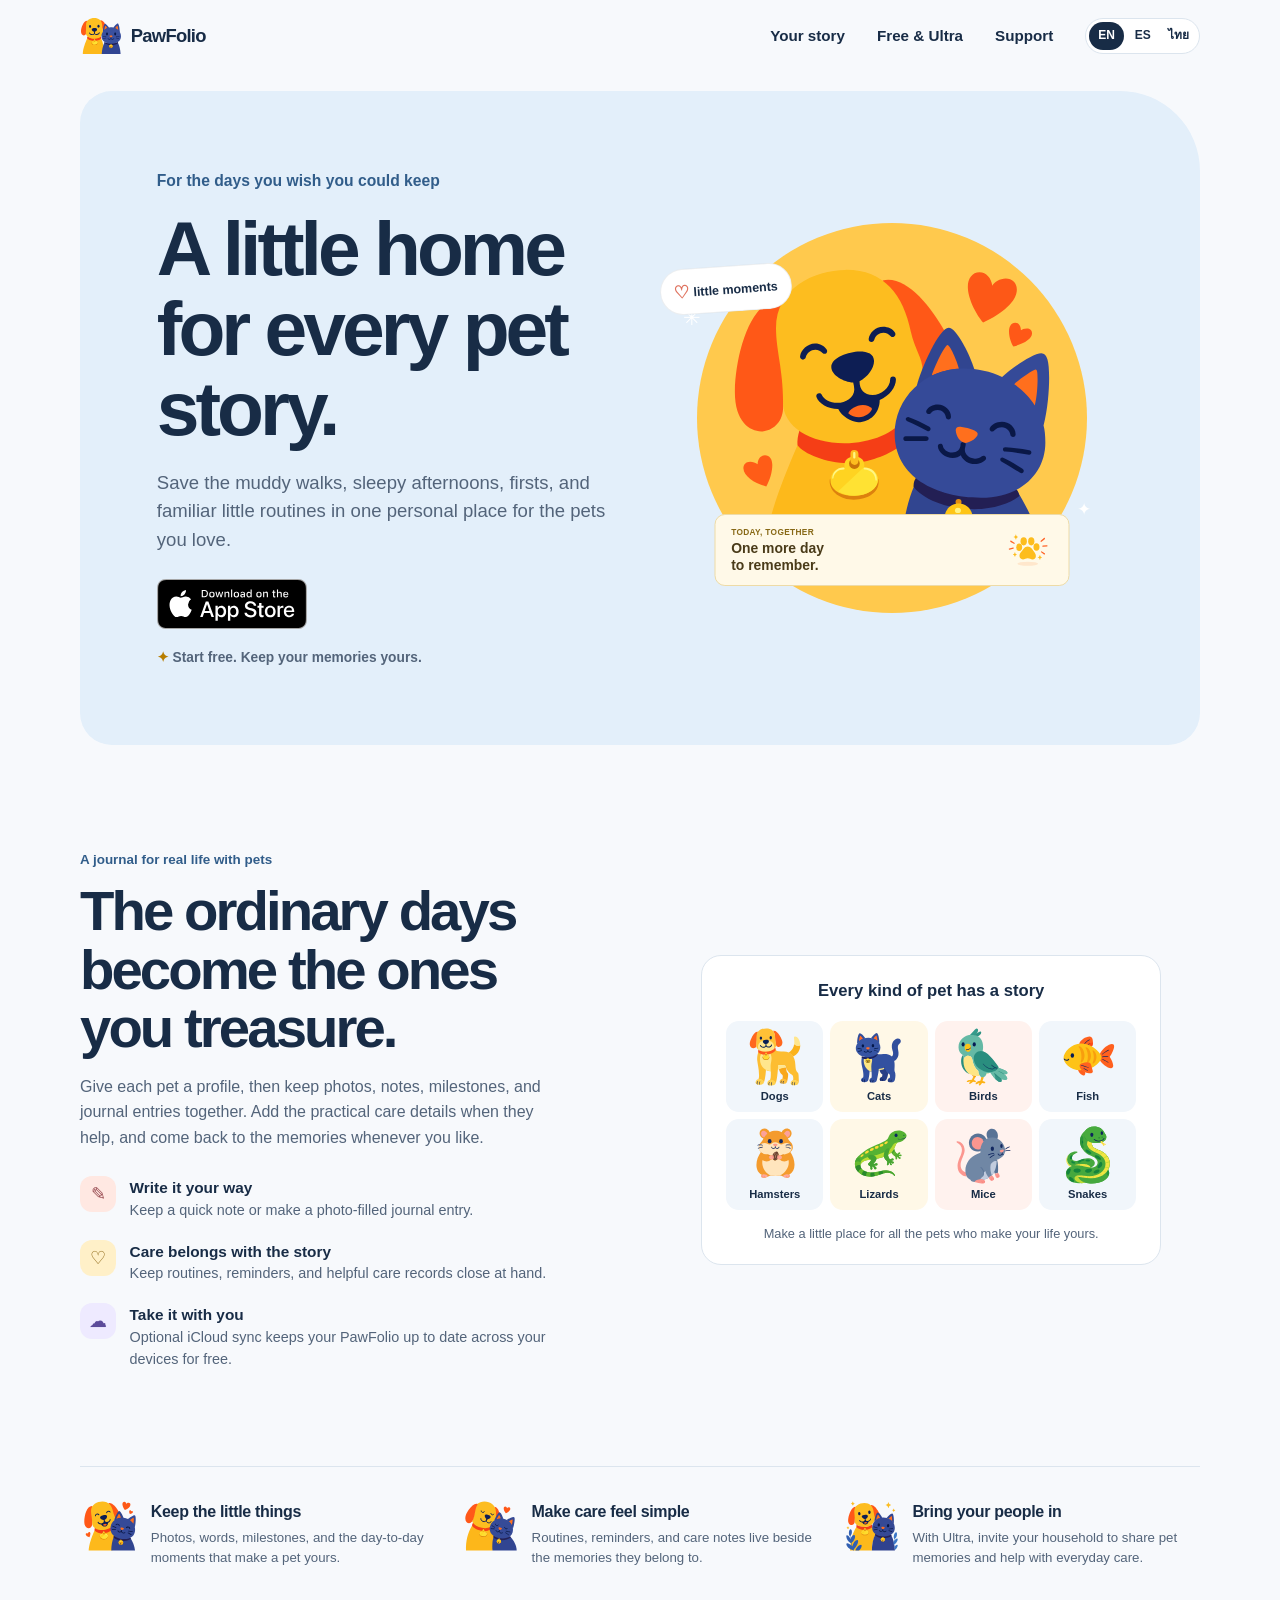
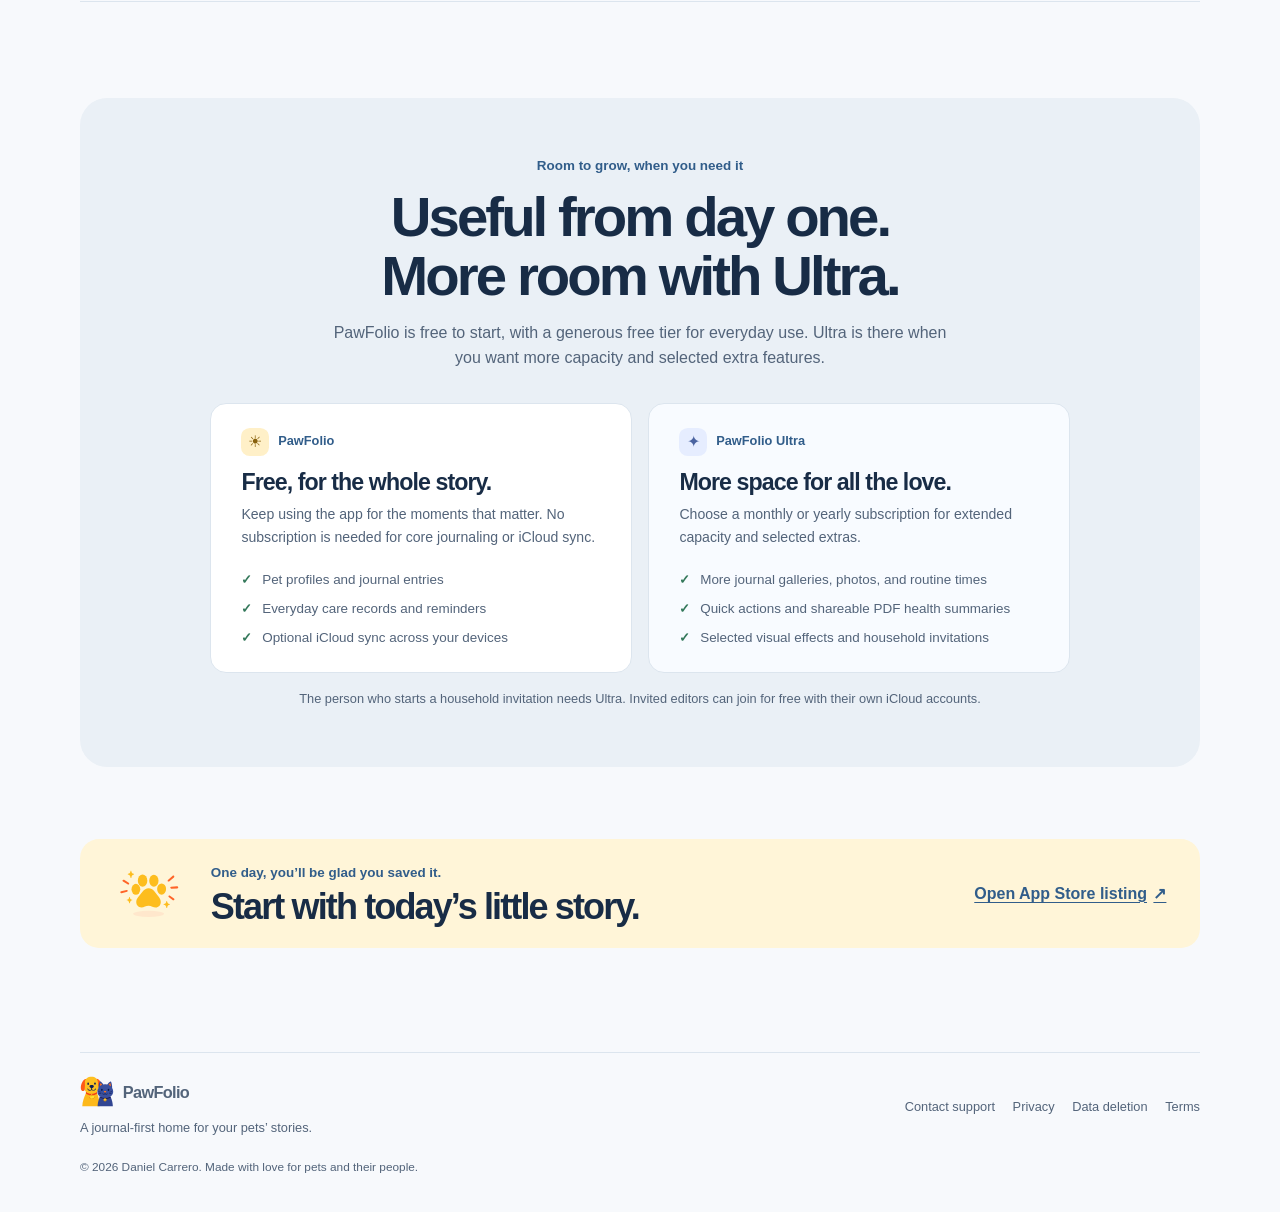
<file: index.html>
<!doctype html>
<html lang="en">
<head>
  <meta charset="utf-8">
  <meta name="viewport" content="width=device-width, initial-scale=1">
  <meta name="description" content="Give your pets' little everyday moments a place to live. PawFolio is a personal pet journal with useful care tools and free iCloud sync.">
  <meta name="theme-color" content="#eef6fc">
  <title>PawFolio — A little home for every pet story</title>
  <link rel="stylesheet" href="assets/styles.css">
</head>
<body class="landing-page">
  <div class="landing-shell">
    <header class="site-header">
      <a class="site-brand" href="./" aria-label="PawFolio home">
        <img src="assets/pawfolio.svg" width="42" height="40" alt="">
        <span>PawFolio</span>
      </a>
      <nav class="site-nav" aria-label="Main navigation">
        <a href="#your-story">Your story</a>
        <a href="#free-and-ultra">Free &amp; Ultra</a>
        <a href="mailto:danicarrero92@gmail.com">Support</a>
        <div class="language-links" aria-label="Choose language">
          <a aria-current="page" href="./">EN</a>
          <a href="es-419/">ES</a>
          <a href="th/">ไทย</a>
        </div>
      </nav>
    </header>

    <main>
      <section class="hero" aria-labelledby="hero-title">
        <div class="hero-copy">
          <p class="handwritten-note">For the days you wish you could keep</p>
          <h1 id="hero-title">A little home for every pet story.</h1>
          <p class="hero-lede">Save the muddy walks, sleepy afternoons, firsts, and familiar little routines in one personal place for the pets you love.</p>
          <div class="hero-actions">
            <a class="store-badge" href="https://apps.apple.com/us/app/pawfolio-pet-journal/id6808058586" target="_blank" rel="noopener noreferrer" aria-label="Download on the App Store">
              <img src="assets/app-store-badge-en-us.svg" alt="" width="150" height="50">
            </a>
          </div>
          <p class="hero-promise"><span aria-hidden="true">✦</span> Start free. Keep your memories yours.</p>
        </div>
        <div class="hero-art" aria-label="A PawFolio illustration of pets sharing a quiet moment">
          <div class="art-sun"></div>
          <div class="art-sticker sticker-one"><span aria-hidden="true">♡</span> little moments</div>
          <img class="hero-mascot" src="assets/pawfolio-love.svg" alt="A cheerful dog and cat cuddling together">
          <div class="memory-slip"><span class="slip-date">TODAY, TOGETHER</span><strong>One more day<br>to remember.</strong><img src="assets/create-first.svg" alt="" aria-hidden="true"></div>
          <span class="art-sparkle sparkle-one" aria-hidden="true">✳</span>
          <span class="art-sparkle sparkle-two" aria-hidden="true">✦</span>
        </div>
      </section>

      <section class="story-section" id="your-story" aria-labelledby="story-title">
        <div class="story-copy">
          <p class="section-kicker">A journal for real life with pets</p>
          <h2 id="story-title">The ordinary days become the ones you treasure.</h2>
          <p>Give each pet a profile, then keep photos, notes, milestones, and journal entries together. Add the practical care details when they help, and come back to the memories whenever you like.</p>
          <ul class="story-points">
            <li><span class="point-icon">✎</span><span><strong>Write it your way</strong><br>Keep a quick note or make a photo-filled journal entry.</span></li>
            <li><span class="point-icon">♡</span><span><strong>Care belongs with the story</strong><br>Keep routines, reminders, and helpful care records close at hand.</span></li>
            <li><span class="point-icon">☁</span><span><strong>Take it with you</strong><br>Optional iCloud sync keeps your PawFolio up to date across your devices for free.</span></li>
          </ul>
        </div>
        <figure class="pet-gallery" aria-label="Pets PawFolio is made for">
          <p class="gallery-note">Every kind of pet has a story</p>
          <div class="pet-grid">
            <div class="pet-tile"><img src="assets/pets/dog.svg" alt="" aria-hidden="true"><span>Dogs</span></div>
            <div class="pet-tile"><img src="assets/pets/cat.svg" alt="" aria-hidden="true"><span>Cats</span></div>
            <div class="pet-tile"><img src="assets/pets/bird.svg" alt="" aria-hidden="true"><span>Birds</span></div>
            <div class="pet-tile"><img src="assets/pets/fish.svg" alt="" aria-hidden="true"><span>Fish</span></div>
            <div class="pet-tile"><img src="assets/pets/hamster.svg" alt="" aria-hidden="true"><span>Hamsters</span></div>
            <div class="pet-tile"><img src="assets/pets/lizard.svg" alt="" aria-hidden="true"><span>Lizards</span></div>
            <div class="pet-tile"><img src="assets/pets/mouse.svg" alt="" aria-hidden="true"><span>Mice</span></div>
            <div class="pet-tile"><img src="assets/pets/snake.svg" alt="" aria-hidden="true"><span>Snakes</span></div>
          </div>
          <figcaption>Make a little place for all the pets who make your life yours.</figcaption>
        </figure>
      </section>

      <section class="feature-ribbon" aria-label="Made for the moments you share">
        <article class="feature-note note-journal">
          <img src="assets/pawfolio-love.svg" alt="" aria-hidden="true">
          <div><h3>Keep the little things</h3><p>Photos, words, milestones, and the day-to-day moments that make a pet yours.</p></div>
        </article>
        <article class="feature-note note-care">
          <img src="assets/pawfolio-care.svg" alt="" aria-hidden="true">
          <div><h3>Make care feel simple</h3><p>Routines, reminders, and care notes live beside the memories they belong to.</p></div>
        </article>
        <article class="feature-note note-family">
          <img src="assets/pawfolio-unlimited.svg" alt="" aria-hidden="true">
          <div><h3>Bring your people in</h3><p>With Ultra, invite your household to share pet memories and help with everyday care.</p></div>
        </article>
      </section>

      <section class="plans-section" id="free-and-ultra" aria-labelledby="plans-title">
        <div class="plans-heading">
          <p class="section-kicker">Room to grow, when you need it</p>
          <h2 id="plans-title">Useful from day one. More room with Ultra.</h2>
          <p>PawFolio is free to start, with a generous free tier for everyday use. Ultra is there when you want more capacity and selected extra features.</p>
        </div>
        <div class="plan-pair">
          <article class="plan-card plan-free">
            <div class="plan-topline"><span class="plan-doodle" aria-hidden="true">☀</span><p class="plan-label">PawFolio</p></div>
            <h3>Free, for the whole story.</h3>
            <p>Keep using the app for the moments that matter. No subscription is needed for core journaling or iCloud sync.</p>
            <ul>
              <li>Pet profiles and journal entries</li>
              <li>Everyday care records and reminders</li>
              <li>Optional iCloud sync across your devices</li>
            </ul>
          </article>
          <article class="plan-card plan-ultra">
            <div class="plan-topline"><span class="plan-doodle" aria-hidden="true">✦</span><p class="plan-label">PawFolio Ultra</p></div>
            <h3>More space for all the love.</h3>
            <p>Choose a monthly or yearly subscription for extended capacity and selected extras.</p>
            <ul>
              <li>More journal galleries, photos, and routine times</li>
              <li>Quick actions and shareable PDF health summaries</li>
              <li>Selected visual effects and household invitations</li>
            </ul>
          </article>
        </div>
        <p class="sharing-footnote">The person who starts a household invitation needs Ultra. Invited editors can join for free with their own iCloud accounts.</p>
      </section>

      <section class="closing-card" aria-labelledby="closing-title">
        <img src="assets/create-first.svg" alt="" aria-hidden="true">
        <div><p class="section-kicker">One day, you’ll be glad you saved it.</p><h2 id="closing-title">Start with today’s little story.</h2></div>
        <a class="text-link" href="https://apps.apple.com/us/app/pawfolio-pet-journal/id6808058586" target="_blank" rel="noopener noreferrer">Open App Store listing <span aria-hidden="true">↗</span></a>
      </section>
    </main>

    <footer class="site-footer" id="support">
      <div class="footer-brand"><a class="site-brand" href="./"><img src="assets/pawfolio.svg" width="34" height="32" alt=""><span>PawFolio</span></a><p>A journal-first home for your pets’ stories.</p></div>
      <nav aria-label="Support and legal"><a href="mailto:danicarrero92@gmail.com">Contact support</a><a href="privacy/">Privacy</a><a href="deletion/">Data deletion</a><a href="terms/">Terms</a></nav>
      <p class="copyright">© 2026 Daniel Carrero. Made with love for pets and their people.</p>
    </footer>
  </div>
</body>
</html>
</file>
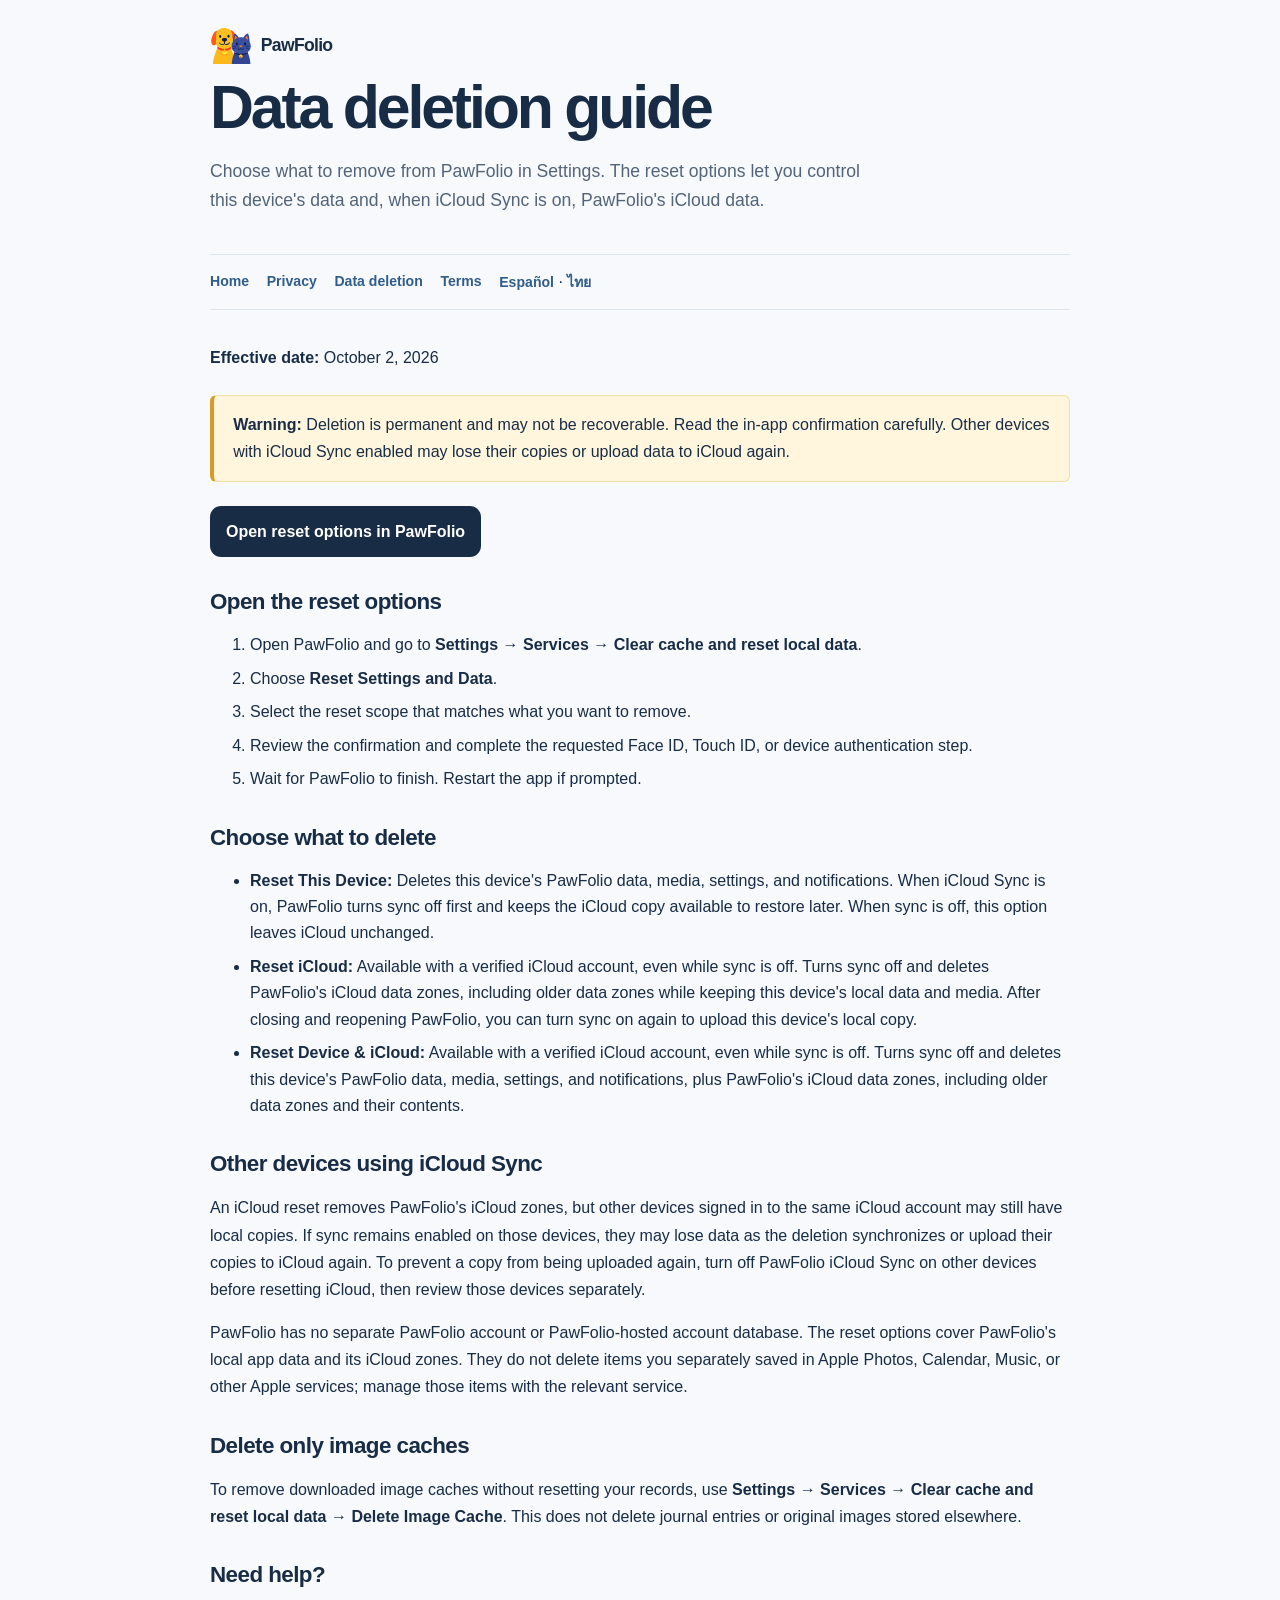
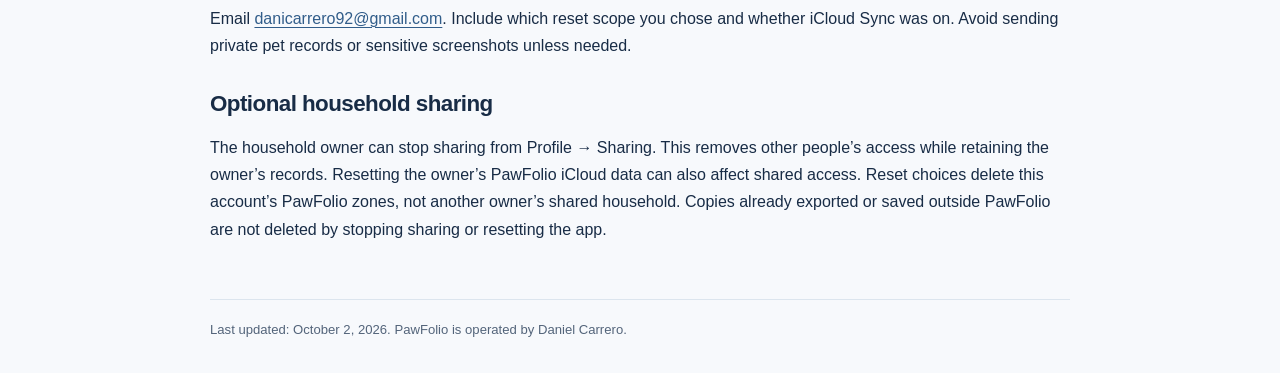
<file: deletion/index.html>
<!doctype html>
<html lang="en">
<head><meta charset="utf-8"><meta name="viewport" content="width=device-width, initial-scale=1"><meta name="description" content="How to delete PawFolio data from this device and iCloud."><title>PawFolio Data Deletion Guide</title><link rel="stylesheet" href="../assets/styles.css"></head>
<body><div class="shell">
  <header><div class="eyebrow">PawFolio</div><h1>Data deletion guide</h1><p class="lede">Choose what to remove from PawFolio in Settings. The reset options let you control this device's data and, when iCloud Sync is on, PawFolio's iCloud data.</p></header>
  <nav aria-label="Legal pages"><a href="../">Home</a><a href="../privacy/">Privacy</a><a href="./">Data deletion</a><a href="../terms/">Terms</a><span class="language"><a href="../es-419/deletion/">Español</a> · <a href="../th/deletion/">ไทย</a></span></nav>
  <main>
    <p><strong>Effective date:</strong> October 2, 2026</p>
    <div class="notice"><strong>Warning:</strong> Deletion is permanent and may not be recoverable. Read the in-app confirmation carefully. Other devices with iCloud Sync enabled may lose their copies or upload data to iCloud again.</div>
    <p><a class="app-link" href="pawfolio://settings/reset-data">Open reset options in PawFolio</a></p>
    <h2>Open the reset options</h2>
    <ol><li>Open PawFolio and go to <strong>Settings → Services → Clear cache and reset local data</strong>.</li><li>Choose <strong>Reset Settings and Data</strong>.</li><li>Select the reset scope that matches what you want to remove.</li><li>Review the confirmation and complete the requested Face ID, Touch ID, or device authentication step.</li><li>Wait for PawFolio to finish. Restart the app if prompted.</li></ol>
    <h2>Choose what to delete</h2>
    <ul>
      <li><strong>Reset This Device:</strong> Deletes this device's PawFolio data, media, settings, and notifications. When iCloud Sync is on, PawFolio turns sync off first and keeps the iCloud copy available to restore later. When sync is off, this option leaves iCloud unchanged.</li>
      <li><strong>Reset iCloud:</strong> Available with a verified iCloud account, even while sync is off. Turns sync off and deletes PawFolio's iCloud data zones, including older data zones while keeping this device's local data and media. After closing and reopening PawFolio, you can turn sync on again to upload this device's local copy.</li>
      <li><strong>Reset Device &amp; iCloud:</strong> Available with a verified iCloud account, even while sync is off. Turns sync off and deletes this device's PawFolio data, media, settings, and notifications, plus PawFolio's iCloud data zones, including older data zones and their contents.</li>
    </ul>
    <h2>Other devices using iCloud Sync</h2>
    <p>An iCloud reset removes PawFolio's iCloud zones, but other devices signed in to the same iCloud account may still have local copies. If sync remains enabled on those devices, they may lose data as the deletion synchronizes or upload their copies to iCloud again. To prevent a copy from being uploaded again, turn off PawFolio iCloud Sync on other devices before resetting iCloud, then review those devices separately.</p>
    <p>PawFolio has no separate PawFolio account or PawFolio-hosted account database. The reset options cover PawFolio's local app data and its iCloud zones. They do not delete items you separately saved in Apple Photos, Calendar, Music, or other Apple services; manage those items with the relevant service.</p>
    <h2>Delete only image caches</h2>
    <p>To remove downloaded image caches without resetting your records, use <strong>Settings → Services → Clear cache and reset local data → Delete Image Cache</strong>. This does not delete journal entries or original images stored elsewhere.</p>
    <h2>Need help?</h2>
    <p>Email <a href="mailto:danicarrero92@gmail.com">danicarrero92@gmail.com</a>. Include which reset scope you chose and whether iCloud Sync was on. Avoid sending private pet records or sensitive screenshots unless needed.</p>
      <h2>Optional household sharing</h2>
    <p>The household owner can stop sharing from Profile → Sharing. This removes other people’s access while retaining the owner’s records. Resetting the owner’s PawFolio iCloud data can also affect shared access. Reset choices delete this account’s PawFolio zones, not another owner’s shared household. Copies already exported or saved outside PawFolio are not deleted by stopping sharing or resetting the app.</p>
  </main>
  <footer>Last updated: October 2, 2026. PawFolio is operated by Daniel Carrero.</footer>
</div></body></html>
</file>
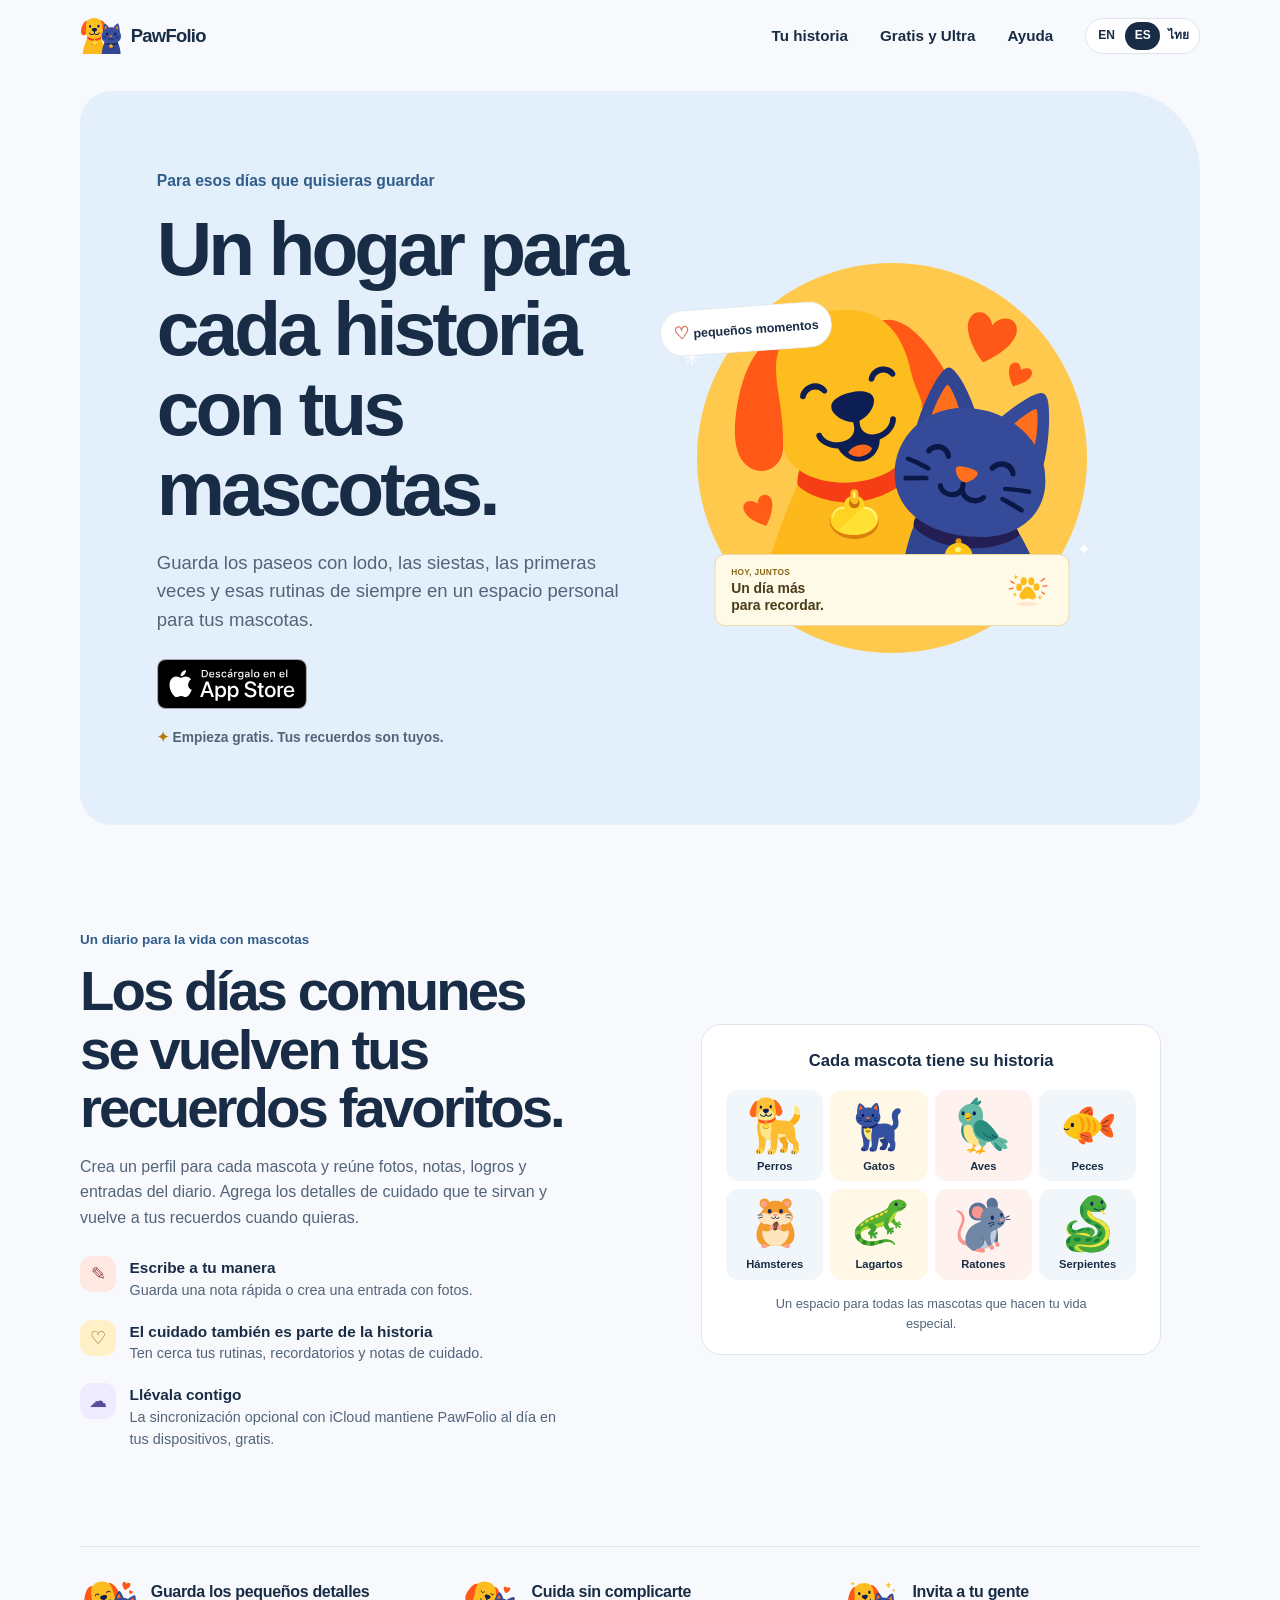
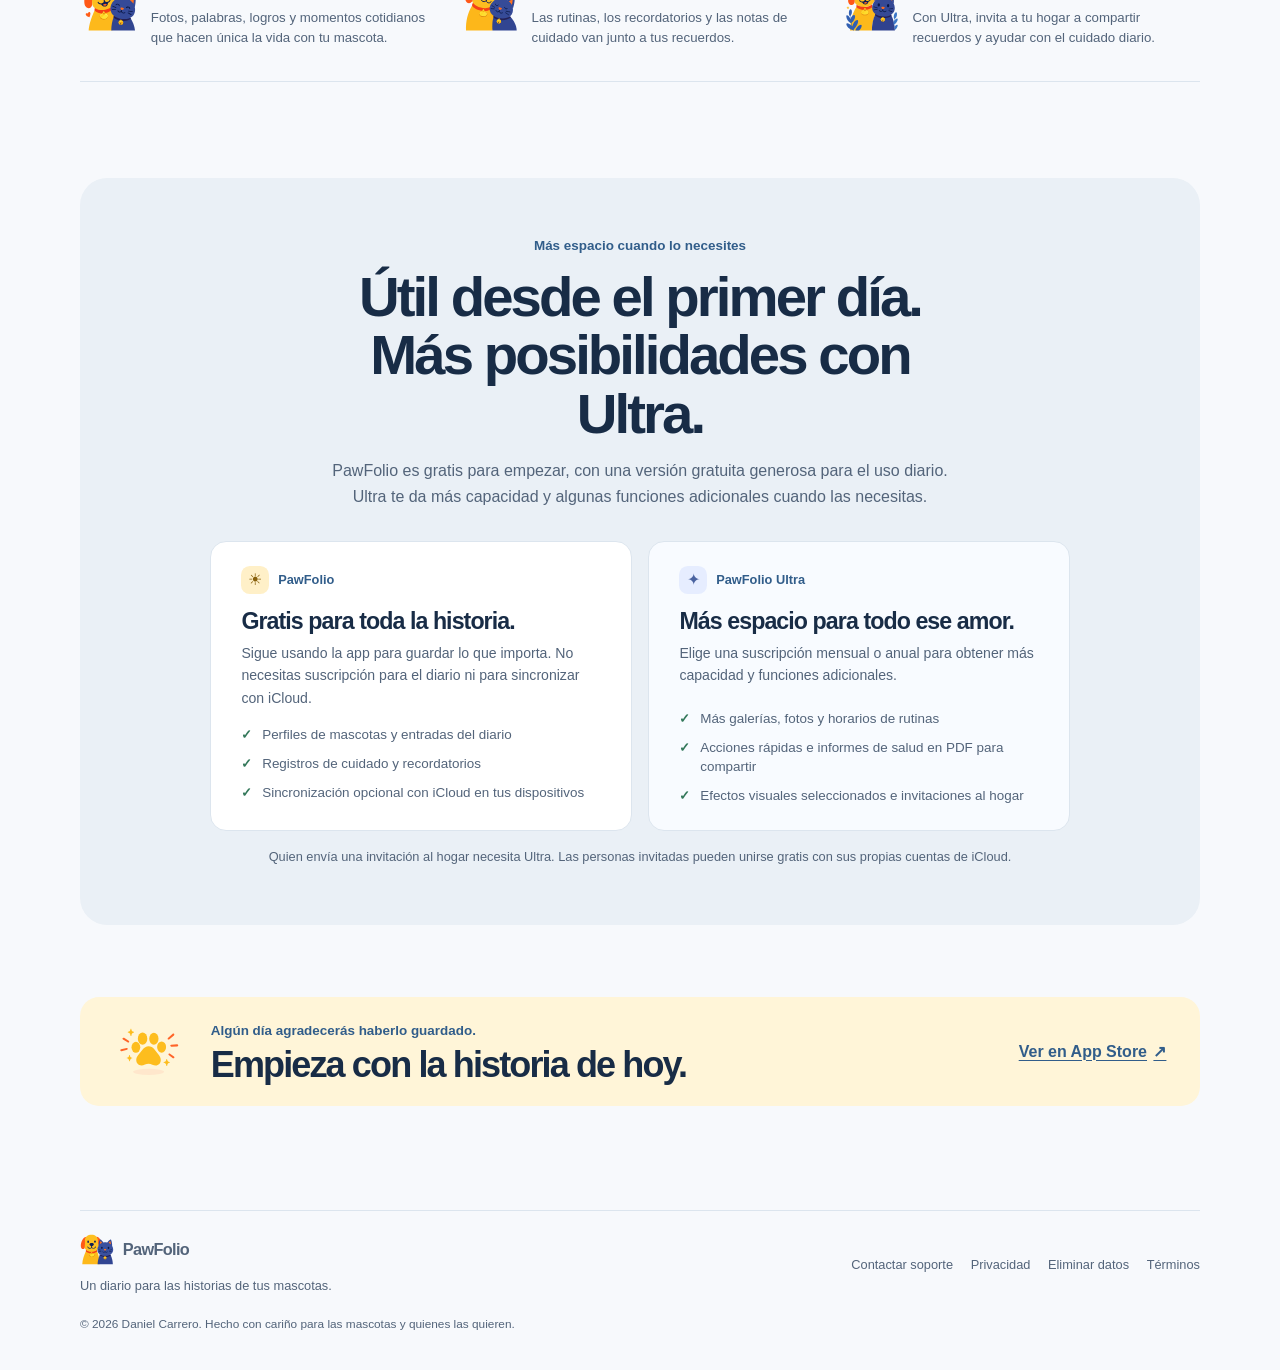
<file: es-419/index.html>
<!doctype html>
<html lang="es-419">
<head>
  <meta charset="utf-8">
  <meta name="viewport" content="width=device-width, initial-scale=1">
  <meta name="description" content="Dales un lugar a esos pequeños momentos de cada día con tus mascotas. PawFolio es un diario personal para mascotas con herramientas de cuidado y sincronización gratis con iCloud.">
  <meta name="theme-color" content="#eef6fc">
  <title>PawFolio — Un hogar para cada historia</title>
  <link rel="stylesheet" href="../assets/styles.css">
</head>
<body class="landing-page">
  <div class="landing-shell">
    <header class="site-header">
      <a class="site-brand" href="./" aria-label="Inicio de PawFolio"><img src="../assets/pawfolio.svg" width="42" height="40" alt=""><span>PawFolio</span></a>
      <nav class="site-nav" aria-label="Navegación principal">
        <a href="#tu-historia">Tu historia</a><a href="#gratis-y-ultra">Gratis y Ultra</a><a href="mailto:danicarrero92@gmail.com">Ayuda</a>
        <div class="language-links" aria-label="Elegir idioma"><a href="../">EN</a><a aria-current="page" href="./">ES</a><a href="../th/">ไทย</a></div>
      </nav>
    </header>

    <main>
      <section class="hero" aria-labelledby="hero-title">
        <div class="hero-copy">
          <p class="handwritten-note">Para esos días que quisieras guardar</p>
          <h1 id="hero-title">Un hogar para cada historia con tus mascotas.</h1>
          <p class="hero-lede">Guarda los paseos con lodo, las siestas, las primeras veces y esas rutinas de siempre en un espacio personal para tus mascotas.</p>
          <div class="hero-actions">
            <a class="store-badge" href="https://apps.apple.com/us/app/pawfolio-pet-journal/id6808058586" target="_blank" rel="noopener noreferrer" aria-label="Descarga en App Store">
              <img src="../assets/app-store-badge-es-mx.svg" alt="" width="150" height="50">
            </a>
          </div>
          <p class="hero-promise"><span aria-hidden="true">✦</span> Empieza gratis. Tus recuerdos son tuyos.</p>
        </div>
        <div class="hero-art" aria-label="Ilustración de PawFolio con mascotas compartiendo un momento tranquilo">
          <div class="art-sun"></div><div class="art-sticker sticker-one"><span aria-hidden="true">♡</span> pequeños momentos</div>
          <img class="hero-mascot" src="../assets/pawfolio-love.svg" alt="Un perro y un gato felices, abrazados">
          <div class="memory-slip"><span class="slip-date">HOY, JUNTOS</span><strong>Un día más<br>para recordar.</strong><img src="../assets/create-first.svg" alt="" aria-hidden="true"></div>
          <span class="art-sparkle sparkle-one" aria-hidden="true">✳</span><span class="art-sparkle sparkle-two" aria-hidden="true">✦</span>
        </div>
      </section>

      <section class="story-section" id="tu-historia" aria-labelledby="story-title">
        <div class="story-copy">
          <p class="section-kicker">Un diario para la vida con mascotas</p>
          <h2 id="story-title">Los días comunes se vuelven tus recuerdos favoritos.</h2>
          <p>Crea un perfil para cada mascota y reúne fotos, notas, logros y entradas del diario. Agrega los detalles de cuidado que te sirvan y vuelve a tus recuerdos cuando quieras.</p>
          <ul class="story-points">
            <li><span class="point-icon">✎</span><span><strong>Escribe a tu manera</strong><br>Guarda una nota rápida o crea una entrada con fotos.</span></li>
            <li><span class="point-icon">♡</span><span><strong>El cuidado también es parte de la historia</strong><br>Ten cerca tus rutinas, recordatorios y notas de cuidado.</span></li>
            <li><span class="point-icon">☁</span><span><strong>Llévala contigo</strong><br>La sincronización opcional con iCloud mantiene PawFolio al día en tus dispositivos, gratis.</span></li>
          </ul>
        </div>
        <figure class="pet-gallery" aria-label="Mascotas para las que PawFolio está hecho">
          <p class="gallery-note">Cada mascota tiene su historia</p>
          <div class="pet-grid">
            <div class="pet-tile"><img src="../assets/pets/dog.svg" alt="" aria-hidden="true"><span>Perros</span></div><div class="pet-tile"><img src="../assets/pets/cat.svg" alt="" aria-hidden="true"><span>Gatos</span></div>
            <div class="pet-tile"><img src="../assets/pets/bird.svg" alt="" aria-hidden="true"><span>Aves</span></div><div class="pet-tile"><img src="../assets/pets/fish.svg" alt="" aria-hidden="true"><span>Peces</span></div>
            <div class="pet-tile"><img src="../assets/pets/hamster.svg" alt="" aria-hidden="true"><span>Hámsteres</span></div><div class="pet-tile"><img src="../assets/pets/lizard.svg" alt="" aria-hidden="true"><span>Lagartos</span></div>
            <div class="pet-tile"><img src="../assets/pets/mouse.svg" alt="" aria-hidden="true"><span>Ratones</span></div><div class="pet-tile"><img src="../assets/pets/snake.svg" alt="" aria-hidden="true"><span>Serpientes</span></div>
          </div>
          <figcaption>Un espacio para todas las mascotas que hacen tu vida especial.</figcaption>
        </figure>
      </section>

      <section class="feature-ribbon" aria-label="Hecho para los momentos que compartes">
        <article class="feature-note note-journal"><img src="../assets/pawfolio-love.svg" alt="" aria-hidden="true"><div><h3>Guarda los pequeños detalles</h3><p>Fotos, palabras, logros y momentos cotidianos que hacen única la vida con tu mascota.</p></div></article>
        <article class="feature-note note-care"><img src="../assets/pawfolio-care.svg" alt="" aria-hidden="true"><div><h3>Cuida sin complicarte</h3><p>Las rutinas, los recordatorios y las notas de cuidado van junto a tus recuerdos.</p></div></article>
        <article class="feature-note note-family"><img src="../assets/pawfolio-unlimited.svg" alt="" aria-hidden="true"><div><h3>Invita a tu gente</h3><p>Con Ultra, invita a tu hogar a compartir recuerdos y ayudar con el cuidado diario.</p></div></article>
      </section>

      <section class="plans-section" id="gratis-y-ultra" aria-labelledby="plans-title">
        <div class="plans-heading"><p class="section-kicker">Más espacio cuando lo necesites</p><h2 id="plans-title">Útil desde el primer día. Más posibilidades con Ultra.</h2><p>PawFolio es gratis para empezar, con una versión gratuita generosa para el uso diario. Ultra te da más capacidad y algunas funciones adicionales cuando las necesitas.</p></div>
        <div class="plan-pair">
          <article class="plan-card plan-free"><div class="plan-topline"><span class="plan-doodle" aria-hidden="true">☀</span><p class="plan-label">PawFolio</p></div><h3>Gratis para toda la historia.</h3><p>Sigue usando la app para guardar lo que importa. No necesitas suscripción para el diario ni para sincronizar con iCloud.</p><ul><li>Perfiles de mascotas y entradas del diario</li><li>Registros de cuidado y recordatorios</li><li>Sincronización opcional con iCloud en tus dispositivos</li></ul></article>
          <article class="plan-card plan-ultra"><div class="plan-topline"><span class="plan-doodle" aria-hidden="true">✦</span><p class="plan-label">PawFolio Ultra</p></div><h3>Más espacio para todo ese amor.</h3><p>Elige una suscripción mensual o anual para obtener más capacidad y funciones adicionales.</p><ul><li>Más galerías, fotos y horarios de rutinas</li><li>Acciones rápidas e informes de salud en PDF para compartir</li><li>Efectos visuales seleccionados e invitaciones al hogar</li></ul></article>
        </div>
        <p class="sharing-footnote">Quien envía una invitación al hogar necesita Ultra. Las personas invitadas pueden unirse gratis con sus propias cuentas de iCloud.</p>
      </section>

      <section class="closing-card" aria-labelledby="closing-title"><img src="../assets/create-first.svg" alt="" aria-hidden="true"><div><p class="section-kicker">Algún día agradecerás haberlo guardado.</p><h2 id="closing-title">Empieza con la historia de hoy.</h2></div><a class="text-link" href="https://apps.apple.com/us/app/pawfolio-pet-journal/id6808058586" target="_blank" rel="noopener noreferrer">Ver en App Store <span aria-hidden="true">↗</span></a></section>
    </main>

    <footer class="site-footer" id="support"><div class="footer-brand"><a class="site-brand" href="./"><img src="../assets/pawfolio.svg" width="34" height="32" alt=""><span>PawFolio</span></a><p>Un diario para las historias de tus mascotas.</p></div><nav aria-label="Ayuda y aspectos legales"><a href="mailto:danicarrero92@gmail.com">Contactar soporte</a><a href="privacy/">Privacidad</a><a href="deletion/">Eliminar datos</a><a href="terms/">Términos</a></nav><p class="copyright">© 2026 Daniel Carrero. Hecho con cariño para las mascotas y quienes las quieren.</p></footer>
  </div>
</body>
</html>
</file>
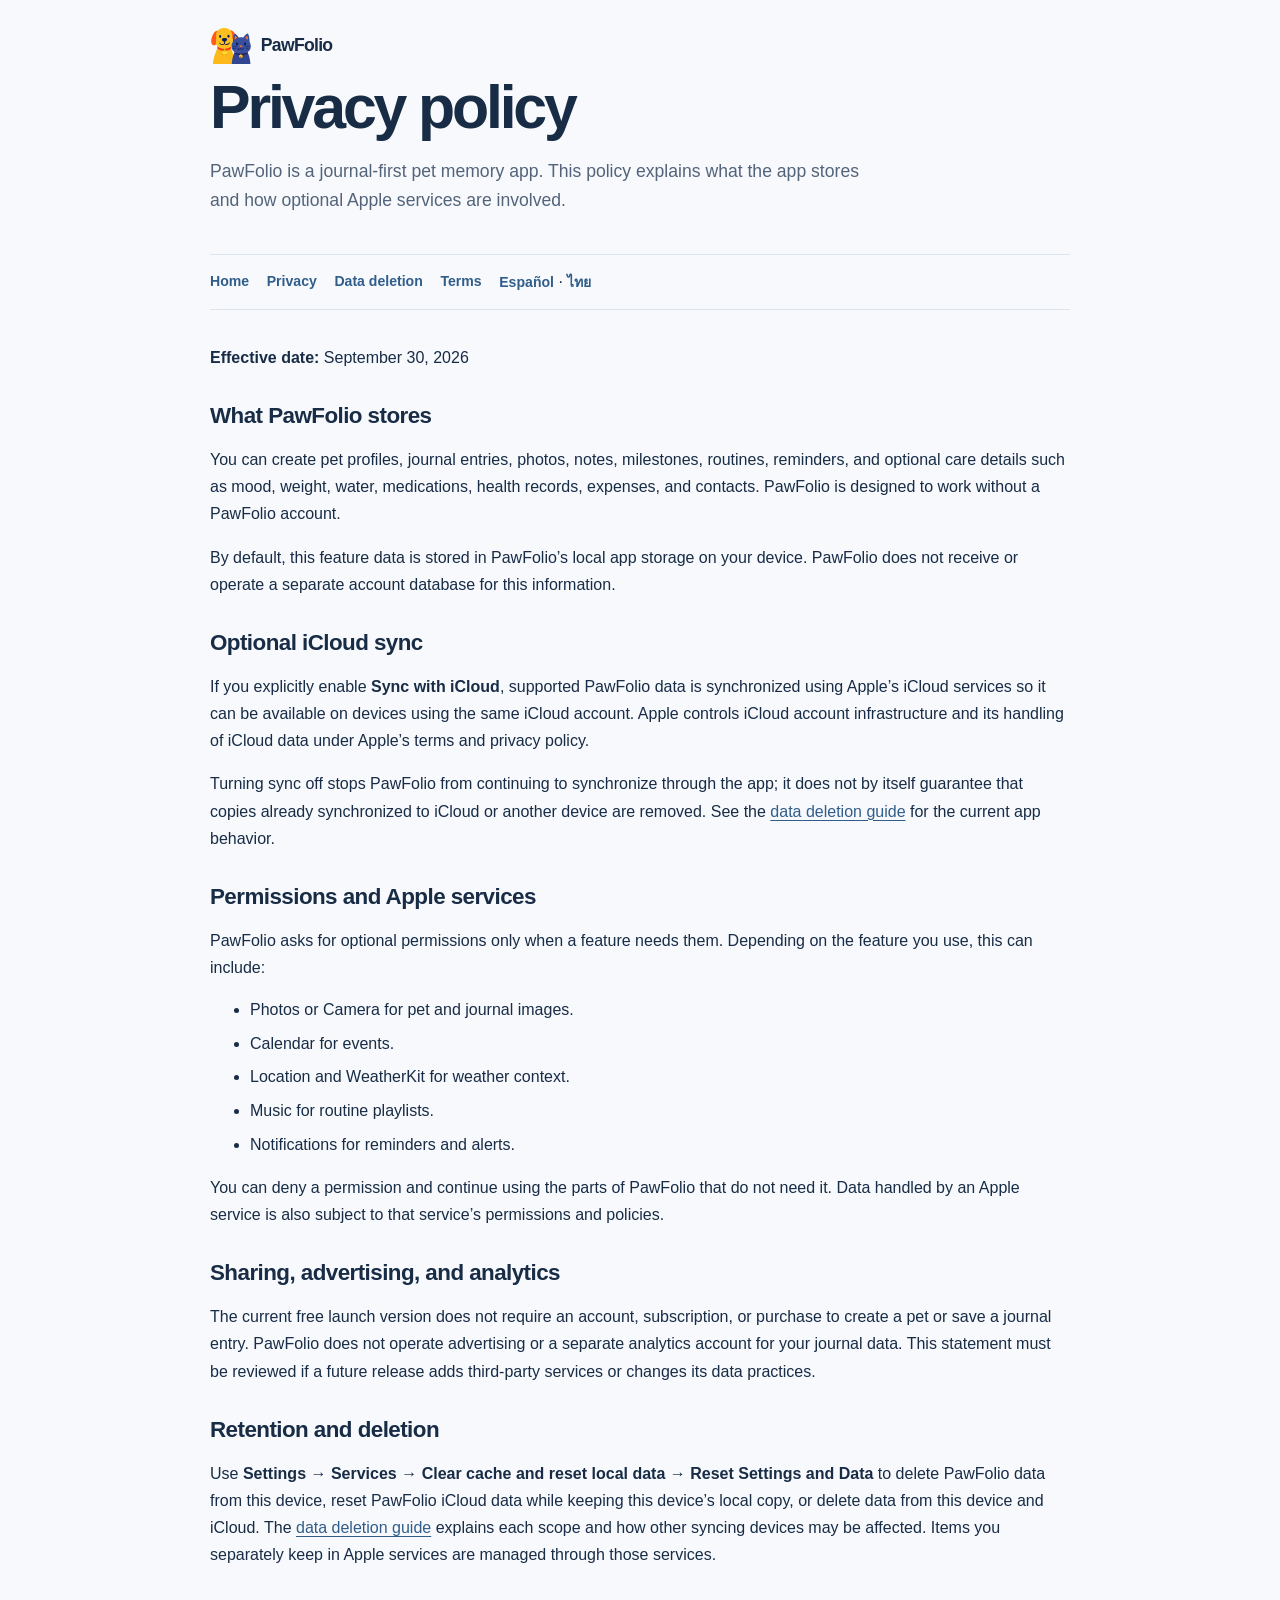
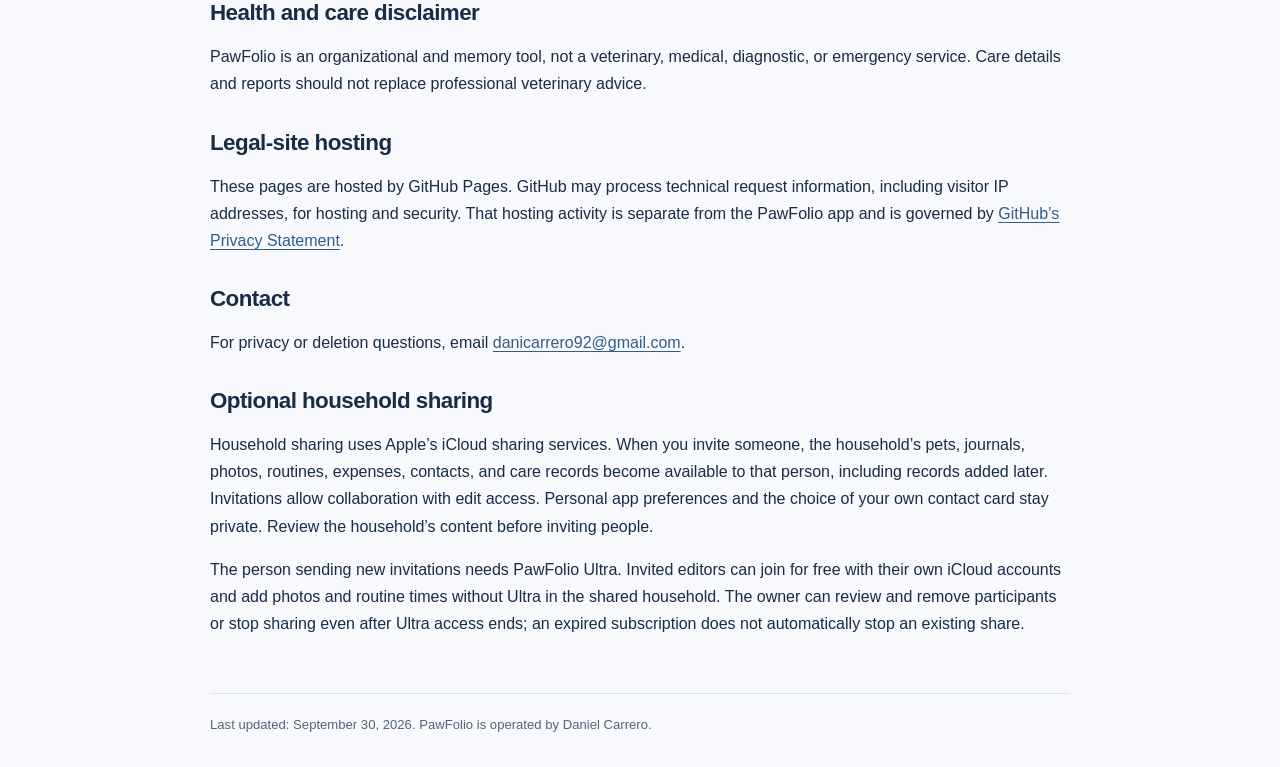
<file: privacy/index.html>
<!doctype html>
<html lang="en">
<head><meta charset="utf-8"><meta name="viewport" content="width=device-width, initial-scale=1"><meta name="description" content="PawFolio privacy policy."><title>PawFolio Privacy Policy</title><link rel="stylesheet" href="../assets/styles.css"></head>
<body><div class="shell">
  <header><div class="eyebrow">PawFolio</div><h1>Privacy policy</h1><p class="lede">PawFolio is a journal-first pet memory app. This policy explains what the app stores and how optional Apple services are involved.</p></header>
  <nav aria-label="Legal pages"><a href="../">Home</a><a href="./">Privacy</a><a href="../deletion/">Data deletion</a><a href="../terms/">Terms</a><span class="language"><a href="../es-419/privacy/">Español</a> · <a href="../th/privacy/">ไทย</a></span></nav>
  <main>
    <p><strong>Effective date:</strong> September 30, 2026</p>
    <h2>What PawFolio stores</h2>
    <p>You can create pet profiles, journal entries, photos, notes, milestones, routines, reminders, and optional care details such as mood, weight, water, medications, health records, expenses, and contacts. PawFolio is designed to work without a PawFolio account.</p>
    <p>By default, this feature data is stored in PawFolio’s local app storage on your device. PawFolio does not receive or operate a separate account database for this information.</p>
    <h2>Optional iCloud sync</h2>
    <p>If you explicitly enable <strong>Sync with iCloud</strong>, supported PawFolio data is synchronized using Apple’s iCloud services so it can be available on devices using the same iCloud account. Apple controls iCloud account infrastructure and its handling of iCloud data under Apple’s terms and privacy policy.</p>
    <p>Turning sync off stops PawFolio from continuing to synchronize through the app; it does not by itself guarantee that copies already synchronized to iCloud or another device are removed. See the <a href="../deletion/">data deletion guide</a> for the current app behavior.</p>
    <h2>Permissions and Apple services</h2>
    <p>PawFolio asks for optional permissions only when a feature needs them. Depending on the feature you use, this can include:</p>
    <ul><li>Photos or Camera for pet and journal images.</li><li>Calendar for events.</li><li>Location and WeatherKit for weather context.</li><li>Music for routine playlists.</li><li>Notifications for reminders and alerts.</li></ul>
    <p>You can deny a permission and continue using the parts of PawFolio that do not need it. Data handled by an Apple service is also subject to that service’s permissions and policies.</p>
    <h2>Sharing, advertising, and analytics</h2>
    <p>The current free launch version does not require an account, subscription, or purchase to create a pet or save a journal entry. PawFolio does not operate advertising or a separate analytics account for your journal data. This statement must be reviewed if a future release adds third-party services or changes its data practices.</p>
    <h2>Retention and deletion</h2>
    <p>Use <strong>Settings → Services → Clear cache and reset local data → Reset Settings and Data</strong> to delete PawFolio data from this device, reset PawFolio iCloud data while keeping this device’s local copy, or delete data from this device and iCloud. The <a href="../deletion/">data deletion guide</a> explains each scope and how other syncing devices may be affected. Items you separately keep in Apple services are managed through those services.</p>
    <h2>Health and care disclaimer</h2>
    <p>PawFolio is an organizational and memory tool, not a veterinary, medical, diagnostic, or emergency service. Care details and reports should not replace professional veterinary advice.</p>
    <h2>Legal-site hosting</h2>
    <p>These pages are hosted by GitHub Pages. GitHub may process technical request information, including visitor IP addresses, for hosting and security. That hosting activity is separate from the PawFolio app and is governed by <a href="https://docs.github.com/en/site-policy/privacy-policies/github-privacy-statement">GitHub’s Privacy Statement</a>.</p>
    <h2>Contact</h2>
    <p>For privacy or deletion questions, email <a href="mailto:danicarrero92@gmail.com">danicarrero92@gmail.com</a>.</p>
      <h2>Optional household sharing</h2>
    <p>Household sharing uses Apple’s iCloud sharing services. When you invite someone, the household’s pets, journals, photos, routines, expenses, contacts, and care records become available to that person, including records added later. Invitations allow collaboration with edit access. Personal app preferences and the choice of your own contact card stay private. Review the household’s content before inviting people.</p>
    <p>The person sending new invitations needs PawFolio Ultra. Invited editors can join for free with their own iCloud accounts and add photos and routine times without Ultra in the shared household. The owner can review and remove participants or stop sharing even after Ultra access ends; an expired subscription does not automatically stop an existing share.</p>
  </main>
  <footer>Last updated: September 30, 2026. PawFolio is operated by Daniel Carrero.</footer>
</div></body></html>
</file>
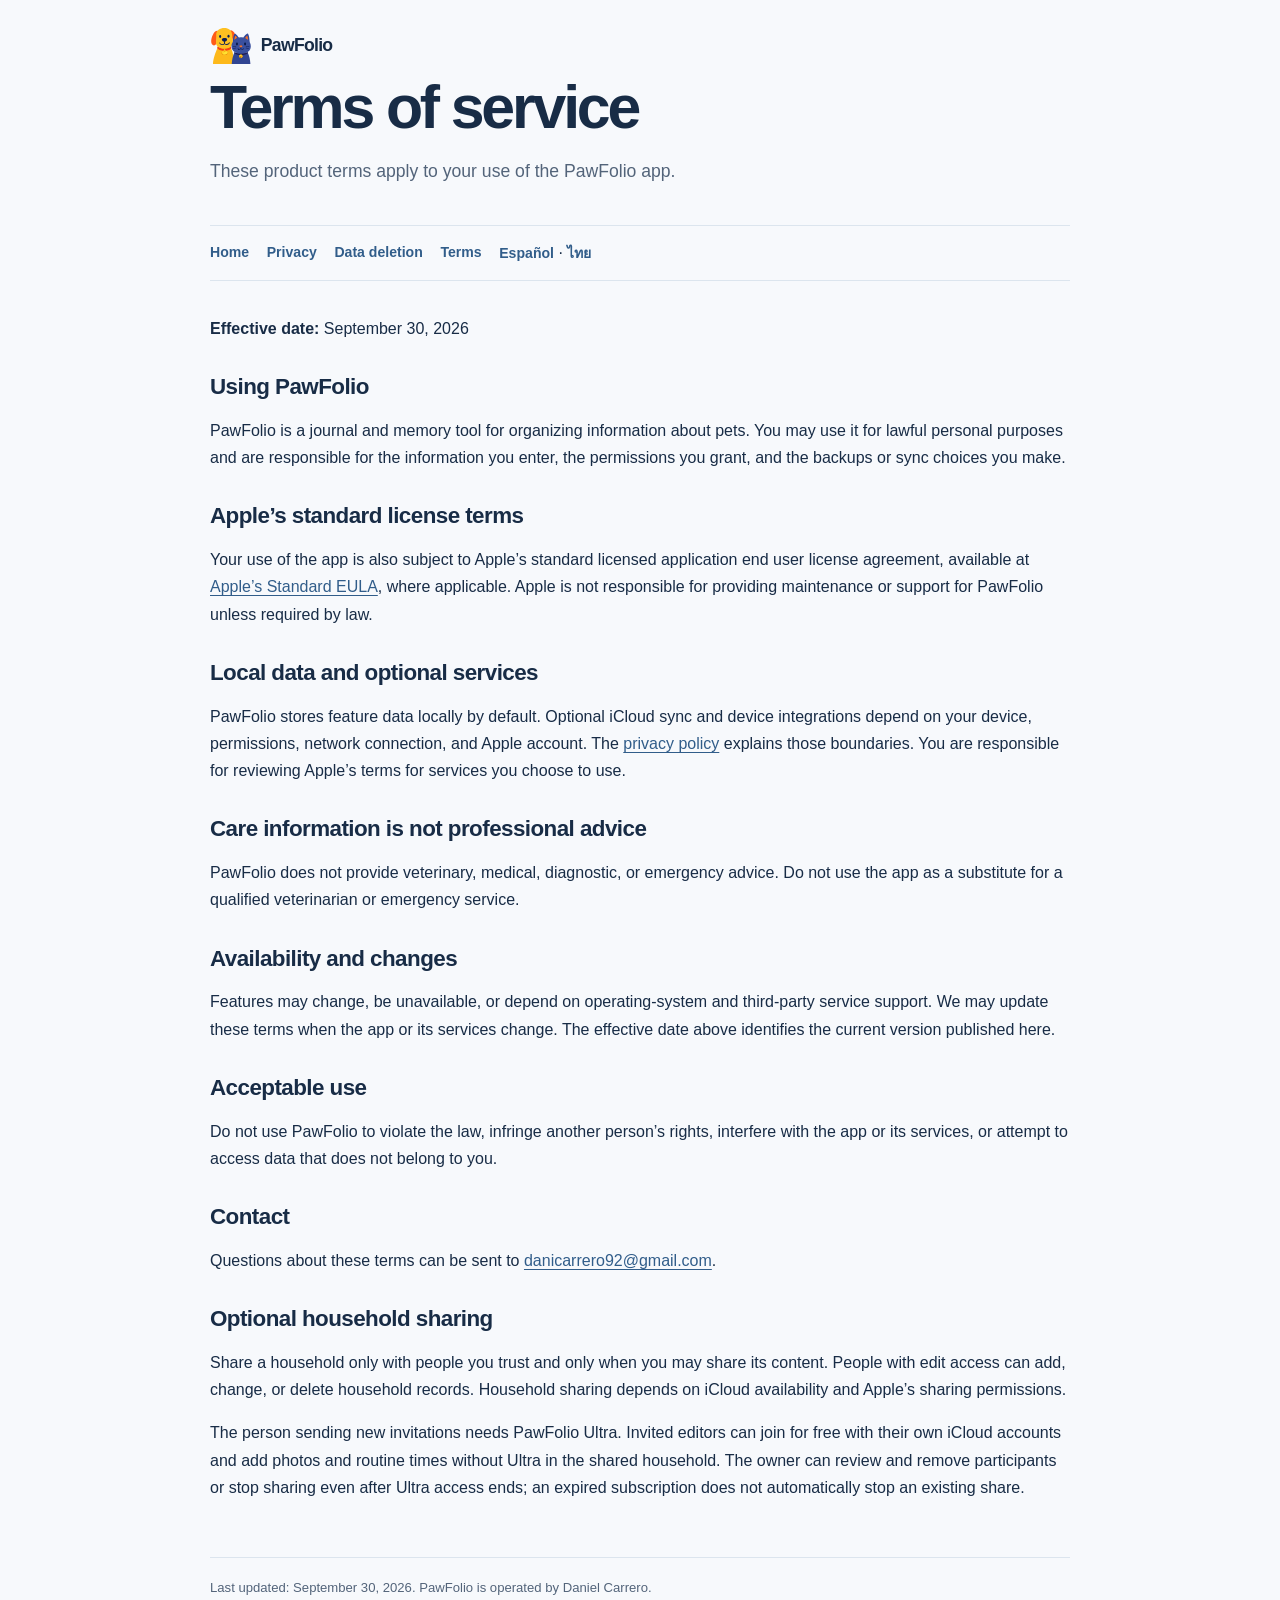
<file: terms/index.html>
<!doctype html>
<html lang="en">
<head><meta charset="utf-8"><meta name="viewport" content="width=device-width, initial-scale=1"><meta name="description" content="PawFolio terms of service."><title>PawFolio Terms of Service</title><link rel="stylesheet" href="../assets/styles.css"></head>
<body><div class="shell">
  <header><div class="eyebrow">PawFolio</div><h1>Terms of service</h1><p class="lede">These product terms apply to your use of the PawFolio app.</p></header>
  <nav aria-label="Legal pages"><a href="../">Home</a><a href="../privacy/">Privacy</a><a href="../deletion/">Data deletion</a><a href="./">Terms</a><span class="language"><a href="../es-419/terms/">Español</a> · <a href="../th/terms/">ไทย</a></span></nav>
  <main>
    <p><strong>Effective date:</strong> September 30, 2026</p>
    <h2>Using PawFolio</h2>
    <p>PawFolio is a journal and memory tool for organizing information about pets. You may use it for lawful personal purposes and are responsible for the information you enter, the permissions you grant, and the backups or sync choices you make.</p>
    <h2>Apple’s standard license terms</h2>
    <p>Your use of the app is also subject to Apple’s standard licensed application end user license agreement, available at <a href="https://www.apple.com/legal/internet-services/itunes/dev/stdeula/">Apple’s Standard EULA</a>, where applicable. Apple is not responsible for providing maintenance or support for PawFolio unless required by law.</p>
    <h2>Local data and optional services</h2>
    <p>PawFolio stores feature data locally by default. Optional iCloud sync and device integrations depend on your device, permissions, network connection, and Apple account. The <a href="../privacy/">privacy policy</a> explains those boundaries. You are responsible for reviewing Apple’s terms for services you choose to use.</p>
    <h2>Care information is not professional advice</h2>
    <p>PawFolio does not provide veterinary, medical, diagnostic, or emergency advice. Do not use the app as a substitute for a qualified veterinarian or emergency service.</p>
    <h2>Availability and changes</h2>
    <p>Features may change, be unavailable, or depend on operating-system and third-party service support. We may update these terms when the app or its services change. The effective date above identifies the current version published here.</p>
    <h2>Acceptable use</h2>
    <p>Do not use PawFolio to violate the law, infringe another person’s rights, interfere with the app or its services, or attempt to access data that does not belong to you.</p>
    <h2>Contact</h2>
    <p>Questions about these terms can be sent to <a href="mailto:danicarrero92@gmail.com">danicarrero92@gmail.com</a>.</p>
      <h2>Optional household sharing</h2>
    <p>Share a household only with people you trust and only when you may share its content. People with edit access can add, change, or delete household records. Household sharing depends on iCloud availability and Apple’s sharing permissions.</p>
    <p>The person sending new invitations needs PawFolio Ultra. Invited editors can join for free with their own iCloud accounts and add photos and routine times without Ultra in the shared household. The owner can review and remove participants or stop sharing even after Ultra access ends; an expired subscription does not automatically stop an existing share.</p>
  </main>
  <footer>Last updated: September 30, 2026. PawFolio is operated by Daniel Carrero.</footer>
</div></body></html>
</file>
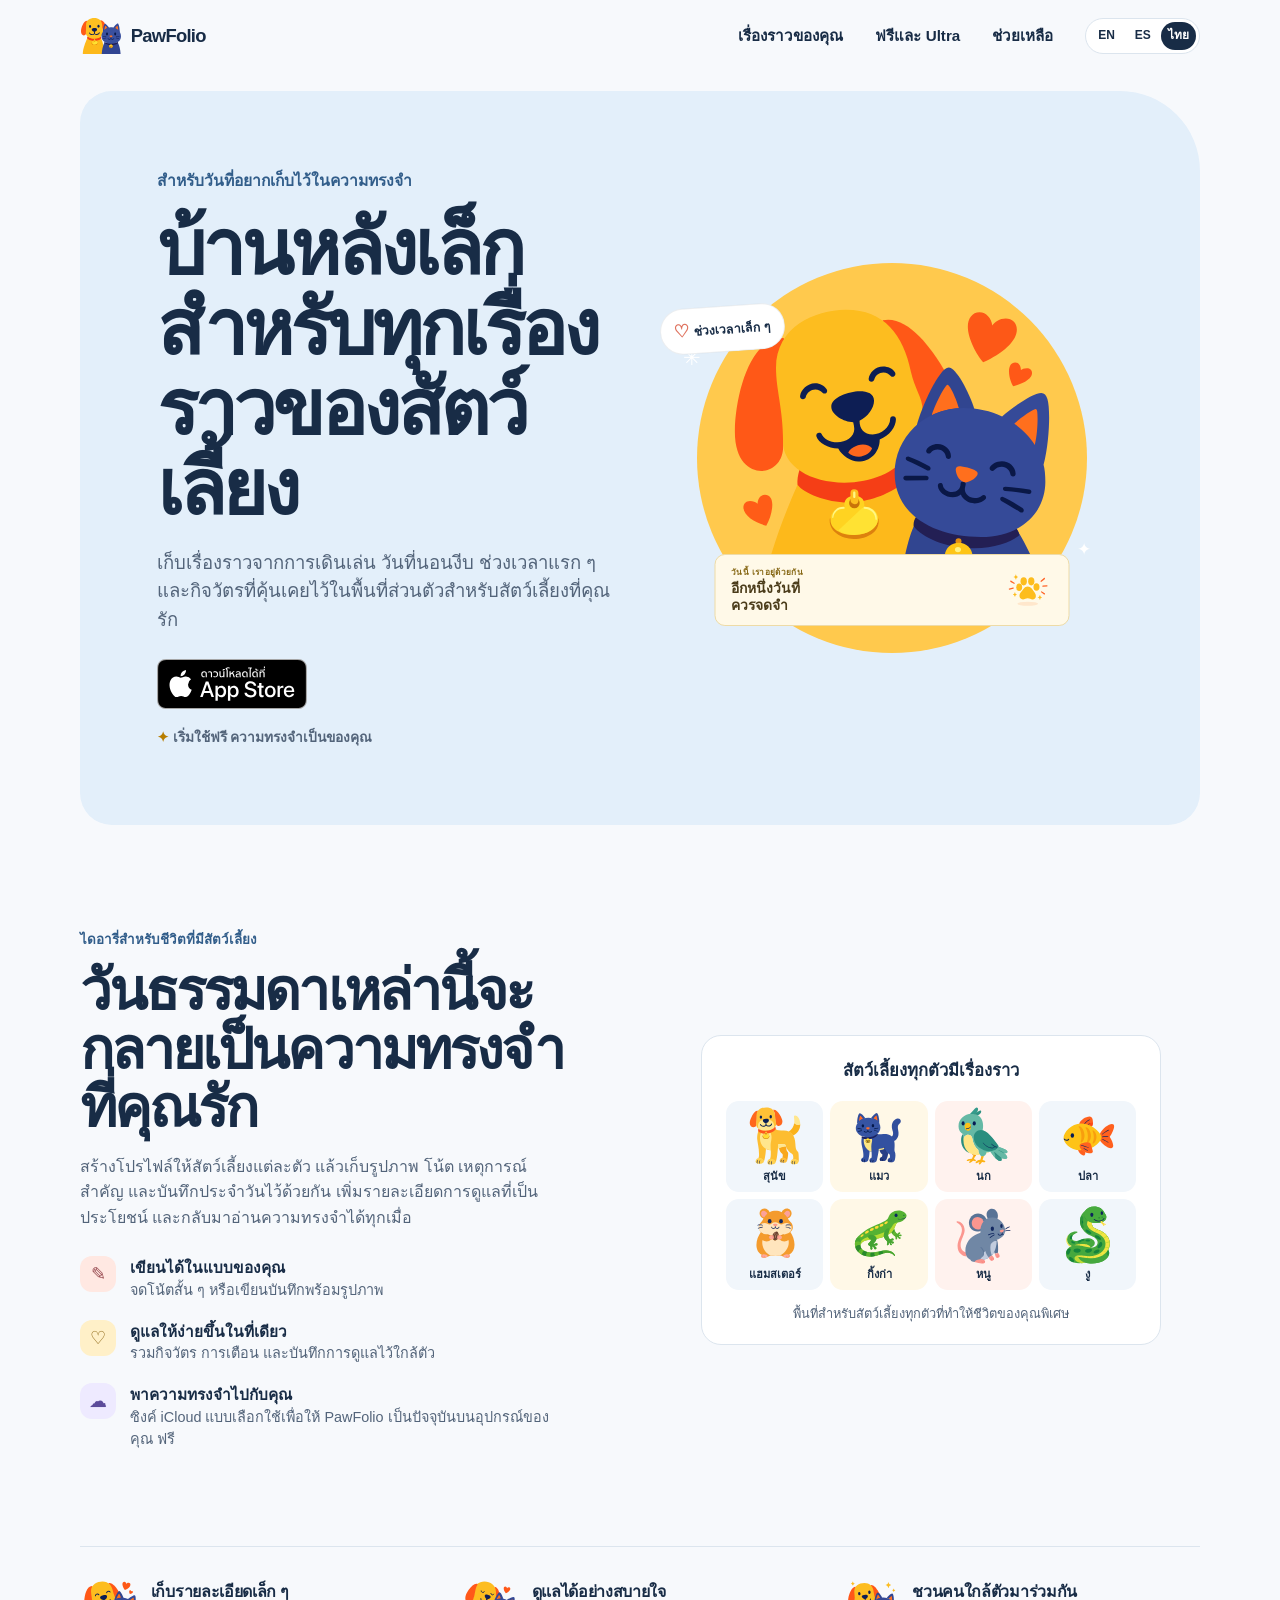
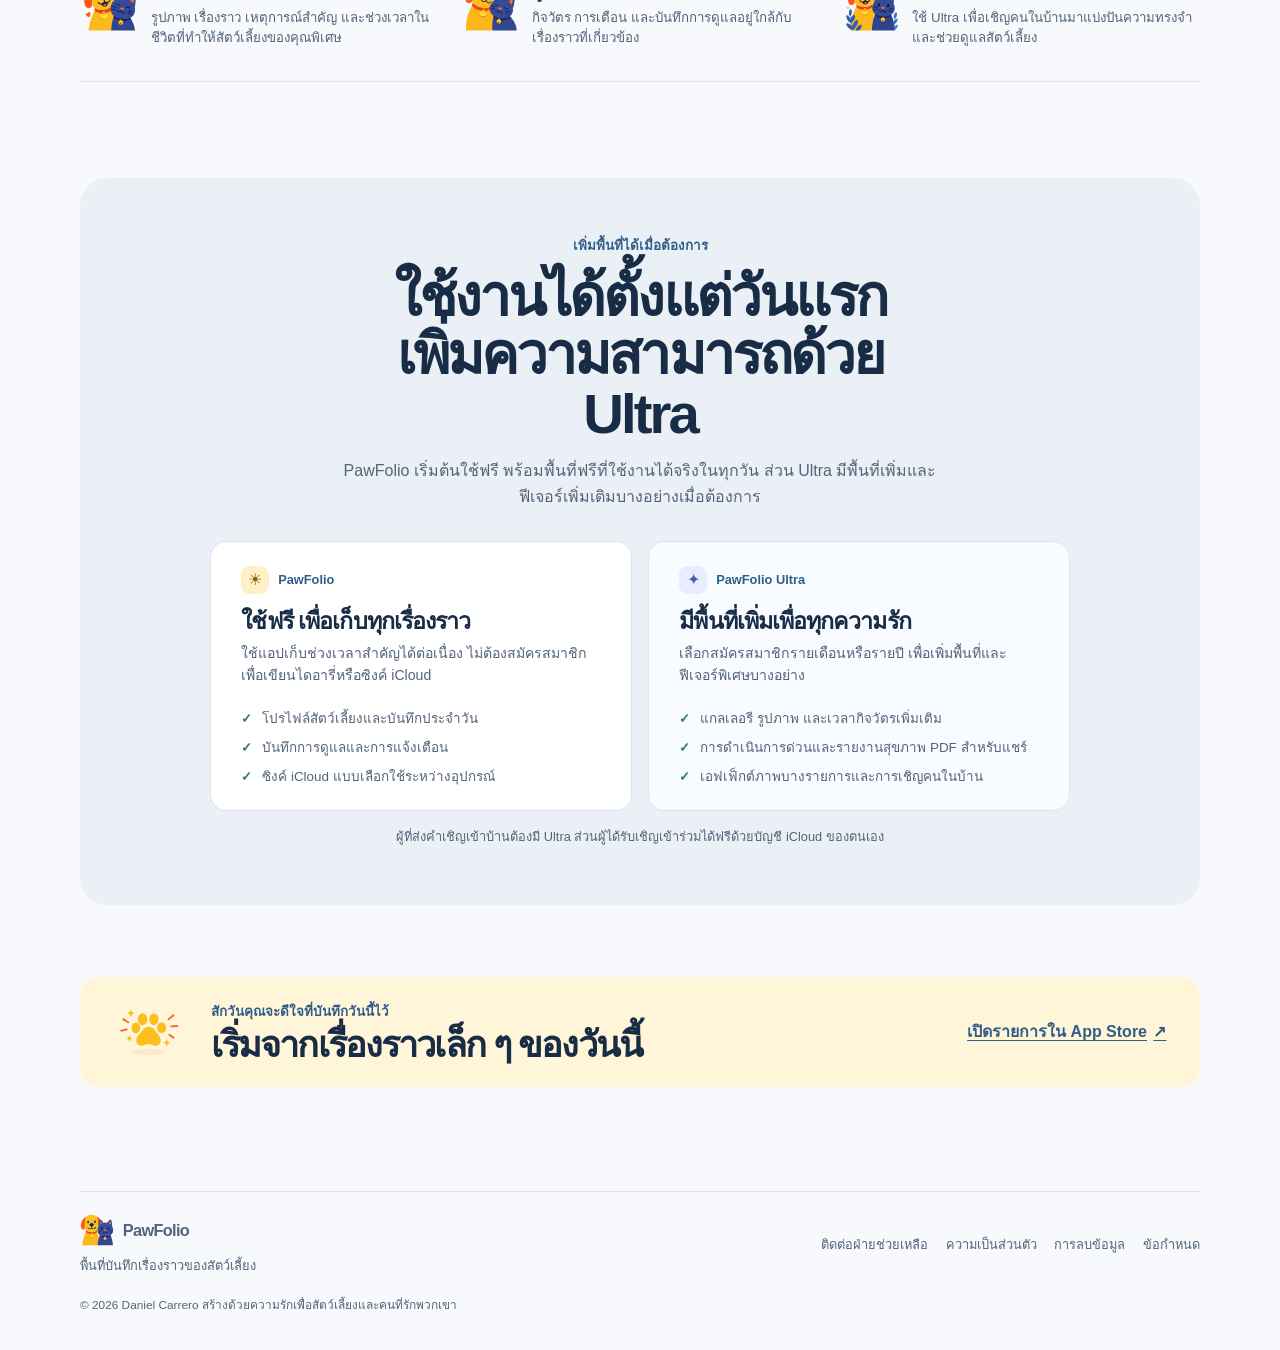
<file: th/index.html>
<!doctype html>
<html lang="th">
<head>
  <meta charset="utf-8">
  <meta name="viewport" content="width=device-width, initial-scale=1">
  <meta name="description" content="เก็บทุกช่วงเวลาเล็ก ๆ ในชีวิตกับสัตว์เลี้ยงไว้ในที่เดียว PawFolio คือไดอารี่สัตว์เลี้ยงส่วนตัวที่มีเครื่องมือดูแลและซิงค์ iCloud ฟรี">
  <meta name="theme-color" content="#eef6fc">
  <title>PawFolio — บ้านหลังเล็กสำหรับทุกเรื่องราวของสัตว์เลี้ยง</title>
  <link rel="stylesheet" href="../assets/styles.css">
</head>
<body class="landing-page">
  <div class="landing-shell">
    <header class="site-header">
      <a class="site-brand" href="./" aria-label="หน้าแรก PawFolio"><img src="../assets/pawfolio.svg" width="42" height="40" alt=""><span>PawFolio</span></a>
      <nav class="site-nav" aria-label="เมนูหลัก">
        <a href="#your-story">เรื่องราวของคุณ</a><a href="#free-and-ultra">ฟรีและ Ultra</a><a href="mailto:danicarrero92@gmail.com">ช่วยเหลือ</a>
        <div class="language-links" aria-label="เลือกภาษา"><a href="../">EN</a><a href="../es-419/">ES</a><a aria-current="page" href="./">ไทย</a></div>
      </nav>
    </header>

    <main>
      <section class="hero" aria-labelledby="hero-title">
        <div class="hero-copy">
          <p class="handwritten-note">สำหรับวันที่อยากเก็บไว้ในความทรงจำ</p>
          <h1 id="hero-title">บ้านหลังเล็กสำหรับทุกเรื่องราวของสัตว์เลี้ยง</h1>
          <p class="hero-lede">เก็บเรื่องราวจากการเดินเล่น วันที่นอนงีบ ช่วงเวลาแรก ๆ และกิจวัตรที่คุ้นเคยไว้ในพื้นที่ส่วนตัวสำหรับสัตว์เลี้ยงที่คุณรัก</p>
          <div class="hero-actions">
            <a class="store-badge" href="https://apps.apple.com/us/app/pawfolio-pet-journal/id6808058586" target="_blank" rel="noopener noreferrer" aria-label="ดาวน์โหลดบน App Store">
              <img src="../assets/app-store-badge-th-th.svg" alt="" width="150" height="50">
            </a>
          </div>
          <p class="hero-promise"><span aria-hidden="true">✦</span> เริ่มใช้ฟรี ความทรงจำเป็นของคุณ</p>
        </div>
        <div class="hero-art" aria-label="ภาพประกอบ PawFolio แสดงสัตว์เลี้ยงใช้เวลาร่วมกันอย่างมีความสุข">
          <div class="art-sun"></div><div class="art-sticker sticker-one"><span aria-hidden="true">♡</span> ช่วงเวลาเล็ก ๆ</div>
          <img class="hero-mascot" src="../assets/pawfolio-love.svg" alt="สุนัขและแมวกำลังนั่งกอดกันอย่างมีความสุข">
          <div class="memory-slip"><span class="slip-date">วันนี้ เราอยู่ด้วยกัน</span><strong>อีกหนึ่งวันที่<br>ควรจดจำ</strong><img src="../assets/create-first.svg" alt="" aria-hidden="true"></div>
          <span class="art-sparkle sparkle-one" aria-hidden="true">✳</span><span class="art-sparkle sparkle-two" aria-hidden="true">✦</span>
        </div>
      </section>

      <section class="story-section" id="your-story" aria-labelledby="story-title">
        <div class="story-copy">
          <p class="section-kicker">ไดอารี่สำหรับชีวิตที่มีสัตว์เลี้ยง</p>
          <h2 id="story-title">วันธรรมดาเหล่านี้จะกลายเป็นความทรงจำที่คุณรัก</h2>
          <p>สร้างโปรไฟล์ให้สัตว์เลี้ยงแต่ละตัว แล้วเก็บรูปภาพ โน้ต เหตุการณ์สำคัญ และบันทึกประจำวันไว้ด้วยกัน เพิ่มรายละเอียดการดูแลที่เป็นประโยชน์ และกลับมาอ่านความทรงจำได้ทุกเมื่อ</p>
          <ul class="story-points">
            <li><span class="point-icon">✎</span><span><strong>เขียนได้ในแบบของคุณ</strong><br>จดโน้ตสั้น ๆ หรือเขียนบันทึกพร้อมรูปภาพ</span></li>
            <li><span class="point-icon">♡</span><span><strong>ดูแลให้ง่ายขึ้นในที่เดียว</strong><br>รวมกิจวัตร การเตือน และบันทึกการดูแลไว้ใกล้ตัว</span></li>
            <li><span class="point-icon">☁</span><span><strong>พาความทรงจำไปกับคุณ</strong><br>ซิงค์ iCloud แบบเลือกใช้เพื่อให้ PawFolio เป็นปัจจุบันบนอุปกรณ์ของคุณ ฟรี</span></li>
          </ul>
        </div>
        <figure class="pet-gallery" aria-label="สัตว์เลี้ยงที่ PawFolio สร้างมาเพื่อดูแล">
          <p class="gallery-note">สัตว์เลี้ยงทุกตัวมีเรื่องราว</p>
          <div class="pet-grid">
            <div class="pet-tile"><img src="../assets/pets/dog.svg" alt="" aria-hidden="true"><span>สุนัข</span></div><div class="pet-tile"><img src="../assets/pets/cat.svg" alt="" aria-hidden="true"><span>แมว</span></div>
            <div class="pet-tile"><img src="../assets/pets/bird.svg" alt="" aria-hidden="true"><span>นก</span></div><div class="pet-tile"><img src="../assets/pets/fish.svg" alt="" aria-hidden="true"><span>ปลา</span></div>
            <div class="pet-tile"><img src="../assets/pets/hamster.svg" alt="" aria-hidden="true"><span>แฮมสเตอร์</span></div><div class="pet-tile"><img src="../assets/pets/lizard.svg" alt="" aria-hidden="true"><span>กิ้งก่า</span></div>
            <div class="pet-tile"><img src="../assets/pets/mouse.svg" alt="" aria-hidden="true"><span>หนู</span></div><div class="pet-tile"><img src="../assets/pets/snake.svg" alt="" aria-hidden="true"><span>งู</span></div>
          </div>
          <figcaption>พื้นที่สำหรับสัตว์เลี้ยงทุกตัวที่ทำให้ชีวิตของคุณพิเศษ</figcaption>
        </figure>
      </section>

      <section class="feature-ribbon" aria-label="สร้างมาเพื่อช่วงเวลาที่คุณแบ่งปัน">
        <article class="feature-note note-journal"><img src="../assets/pawfolio-love.svg" alt="" aria-hidden="true"><div><h3>เก็บรายละเอียดเล็ก ๆ</h3><p>รูปภาพ เรื่องราว เหตุการณ์สำคัญ และช่วงเวลาในชีวิตที่ทำให้สัตว์เลี้ยงของคุณพิเศษ</p></div></article>
        <article class="feature-note note-care"><img src="../assets/pawfolio-care.svg" alt="" aria-hidden="true"><div><h3>ดูแลได้อย่างสบายใจ</h3><p>กิจวัตร การเตือน และบันทึกการดูแลอยู่ใกล้กับเรื่องราวที่เกี่ยวข้อง</p></div></article>
        <article class="feature-note note-family"><img src="../assets/pawfolio-unlimited.svg" alt="" aria-hidden="true"><div><h3>ชวนคนใกล้ตัวมาร่วมกัน</h3><p>ใช้ Ultra เพื่อเชิญคนในบ้านมาแบ่งปันความทรงจำและช่วยดูแลสัตว์เลี้ยง</p></div></article>
      </section>

      <section class="plans-section" id="free-and-ultra" aria-labelledby="plans-title">
        <div class="plans-heading"><p class="section-kicker">เพิ่มพื้นที่ได้เมื่อต้องการ</p><h2 id="plans-title">ใช้งานได้ตั้งแต่วันแรก เพิ่มความสามารถด้วย Ultra</h2><p>PawFolio เริ่มต้นใช้ฟรี พร้อมพื้นที่ฟรีที่ใช้งานได้จริงในทุกวัน ส่วน Ultra มีพื้นที่เพิ่มและฟีเจอร์เพิ่มเติมบางอย่างเมื่อต้องการ</p></div>
        <div class="plan-pair">
          <article class="plan-card plan-free"><div class="plan-topline"><span class="plan-doodle" aria-hidden="true">☀</span><p class="plan-label">PawFolio</p></div><h3>ใช้ฟรี เพื่อเก็บทุกเรื่องราว</h3><p>ใช้แอปเก็บช่วงเวลาสำคัญได้ต่อเนื่อง ไม่ต้องสมัครสมาชิกเพื่อเขียนไดอารี่หรือซิงค์ iCloud</p><ul><li>โปรไฟล์สัตว์เลี้ยงและบันทึกประจำวัน</li><li>บันทึกการดูแลและการแจ้งเตือน</li><li>ซิงค์ iCloud แบบเลือกใช้ระหว่างอุปกรณ์</li></ul></article>
          <article class="plan-card plan-ultra"><div class="plan-topline"><span class="plan-doodle" aria-hidden="true">✦</span><p class="plan-label">PawFolio Ultra</p></div><h3>มีพื้นที่เพิ่มเพื่อทุกความรัก</h3><p>เลือกสมัครสมาชิกรายเดือนหรือรายปี เพื่อเพิ่มพื้นที่และฟีเจอร์พิเศษบางอย่าง</p><ul><li>แกลเลอรี รูปภาพ และเวลากิจวัตรเพิ่มเติม</li><li>การดำเนินการด่วนและรายงานสุขภาพ PDF สำหรับแชร์</li><li>เอฟเฟ็กต์ภาพบางรายการและการเชิญคนในบ้าน</li></ul></article>
        </div>
        <p class="sharing-footnote">ผู้ที่ส่งคำเชิญเข้าบ้านต้องมี Ultra ส่วนผู้ได้รับเชิญเข้าร่วมได้ฟรีด้วยบัญชี iCloud ของตนเอง</p>
      </section>

      <section class="closing-card" aria-labelledby="closing-title"><img src="../assets/create-first.svg" alt="" aria-hidden="true"><div><p class="section-kicker">สักวันคุณจะดีใจที่บันทึกวันนี้ไว้</p><h2 id="closing-title">เริ่มจากเรื่องราวเล็ก ๆ ของวันนี้</h2></div><a class="text-link" href="https://apps.apple.com/us/app/pawfolio-pet-journal/id6808058586" target="_blank" rel="noopener noreferrer">เปิดรายการใน App Store <span aria-hidden="true">↗</span></a></section>
    </main>

    <footer class="site-footer" id="support"><div class="footer-brand"><a class="site-brand" href="./"><img src="../assets/pawfolio.svg" width="34" height="32" alt=""><span>PawFolio</span></a><p>พื้นที่บันทึกเรื่องราวของสัตว์เลี้ยง</p></div><nav aria-label="การช่วยเหลือและกฎหมาย"><a href="mailto:danicarrero92@gmail.com">ติดต่อฝ่ายช่วยเหลือ</a><a href="privacy/">ความเป็นส่วนตัว</a><a href="deletion/">การลบข้อมูล</a><a href="terms/">ข้อกำหนด</a></nav><p class="copyright">© 2026 Daniel Carrero สร้างด้วยความรักเพื่อสัตว์เลี้ยงและคนที่รักพวกเขา</p></footer>
  </div>
</body>
</html>
</file>
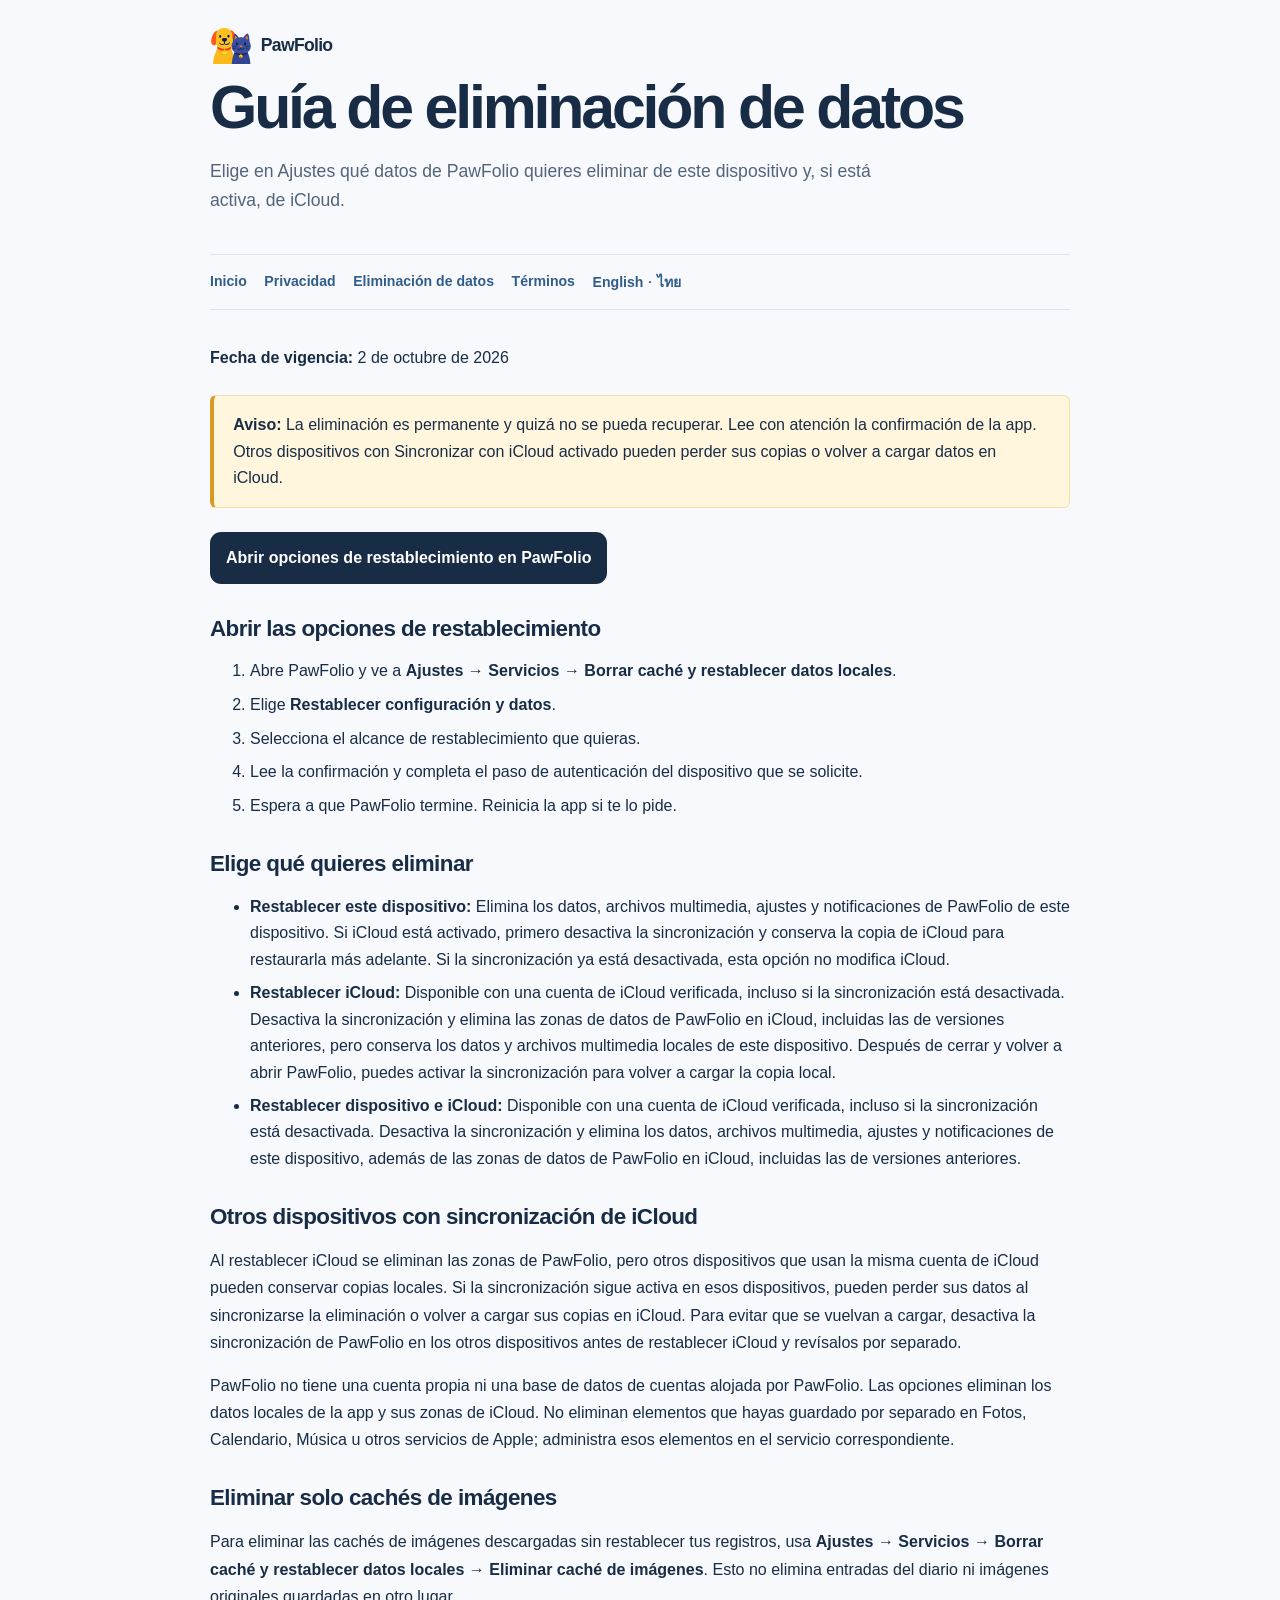
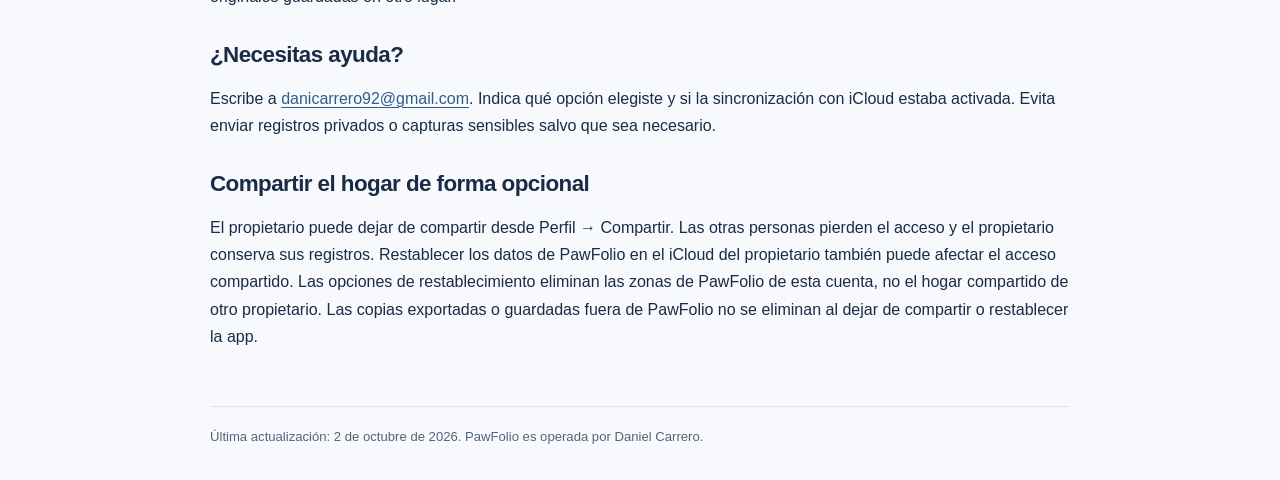
<file: es-419/deletion/index.html>
<!doctype html>
<html lang="es-419">
<head><meta charset="utf-8"><meta name="viewport" content="width=device-width, initial-scale=1"><meta name="description" content="Cómo eliminar datos de PawFolio de este dispositivo y de iCloud."><title>PawFolio · Guía de eliminación de datos</title><link rel="stylesheet" href="../../assets/styles.css"></head>
<body><div class="shell">
  <header><div class="eyebrow">PawFolio</div><h1>Guía de eliminación de datos</h1><p class="lede">Elige en Ajustes qué datos de PawFolio quieres eliminar de este dispositivo y, si está activa, de iCloud.</p></header>
  <nav aria-label="Páginas legales"><a href="../">Inicio</a><a href="../privacy/">Privacidad</a><a href="./">Eliminación de datos</a><a href="../terms/">Términos</a><span class="language"><a href="../../deletion/">English</a> · <a href="../../th/deletion/">ไทย</a></span></nav>
  <main>
    <p><strong>Fecha de vigencia:</strong> 2 de octubre de 2026</p>
    <div class="notice"><strong>Aviso:</strong> La eliminación es permanente y quizá no se pueda recuperar. Lee con atención la confirmación de la app. Otros dispositivos con Sincronizar con iCloud activado pueden perder sus copias o volver a cargar datos en iCloud.</div>
    <p><a class="app-link" href="pawfolio://settings/reset-data">Abrir opciones de restablecimiento en PawFolio</a></p>
    <h2>Abrir las opciones de restablecimiento</h2>
    <ol><li>Abre PawFolio y ve a <strong>Ajustes → Servicios → Borrar caché y restablecer datos locales</strong>.</li><li>Elige <strong>Restablecer configuración y datos</strong>.</li><li>Selecciona el alcance de restablecimiento que quieras.</li><li>Lee la confirmación y completa el paso de autenticación del dispositivo que se solicite.</li><li>Espera a que PawFolio termine. Reinicia la app si te lo pide.</li></ol>
    <h2>Elige qué quieres eliminar</h2>
    <ul>
      <li><strong>Restablecer este dispositivo:</strong> Elimina los datos, archivos multimedia, ajustes y notificaciones de PawFolio de este dispositivo. Si iCloud está activado, primero desactiva la sincronización y conserva la copia de iCloud para restaurarla más adelante. Si la sincronización ya está desactivada, esta opción no modifica iCloud.</li>
      <li><strong>Restablecer iCloud:</strong> Disponible con una cuenta de iCloud verificada, incluso si la sincronización está desactivada. Desactiva la sincronización y elimina las zonas de datos de PawFolio en iCloud, incluidas las de versiones anteriores, pero conserva los datos y archivos multimedia locales de este dispositivo. Después de cerrar y volver a abrir PawFolio, puedes activar la sincronización para volver a cargar la copia local.</li>
      <li><strong>Restablecer dispositivo e iCloud:</strong> Disponible con una cuenta de iCloud verificada, incluso si la sincronización está desactivada. Desactiva la sincronización y elimina los datos, archivos multimedia, ajustes y notificaciones de este dispositivo, además de las zonas de datos de PawFolio en iCloud, incluidas las de versiones anteriores.</li>
    </ul>
    <h2>Otros dispositivos con sincronización de iCloud</h2>
    <p>Al restablecer iCloud se eliminan las zonas de PawFolio, pero otros dispositivos que usan la misma cuenta de iCloud pueden conservar copias locales. Si la sincronización sigue activa en esos dispositivos, pueden perder sus datos al sincronizarse la eliminación o volver a cargar sus copias en iCloud. Para evitar que se vuelvan a cargar, desactiva la sincronización de PawFolio en los otros dispositivos antes de restablecer iCloud y revísalos por separado.</p>
    <p>PawFolio no tiene una cuenta propia ni una base de datos de cuentas alojada por PawFolio. Las opciones eliminan los datos locales de la app y sus zonas de iCloud. No eliminan elementos que hayas guardado por separado en Fotos, Calendario, Música u otros servicios de Apple; administra esos elementos en el servicio correspondiente.</p>
    <h2>Eliminar solo cachés de imágenes</h2>
    <p>Para eliminar las cachés de imágenes descargadas sin restablecer tus registros, usa <strong>Ajustes → Servicios → Borrar caché y restablecer datos locales → Eliminar caché de imágenes</strong>. Esto no elimina entradas del diario ni imágenes originales guardadas en otro lugar.</p>
    <h2>¿Necesitas ayuda?</h2>
    <p>Escribe a <a href="mailto:danicarrero92@gmail.com">danicarrero92@gmail.com</a>. Indica qué opción elegiste y si la sincronización con iCloud estaba activada. Evita enviar registros privados o capturas sensibles salvo que sea necesario.</p>
      <h2>Compartir el hogar de forma opcional</h2>
    <p>El propietario puede dejar de compartir desde Perfil → Compartir. Las otras personas pierden el acceso y el propietario conserva sus registros. Restablecer los datos de PawFolio en el iCloud del propietario también puede afectar el acceso compartido. Las opciones de restablecimiento eliminan las zonas de PawFolio de esta cuenta, no el hogar compartido de otro propietario. Las copias exportadas o guardadas fuera de PawFolio no se eliminan al dejar de compartir o restablecer la app.</p>
  </main><footer>Última actualización: 2 de octubre de 2026. PawFolio es operada por Daniel Carrero.</footer>
</div></body></html>
</file>
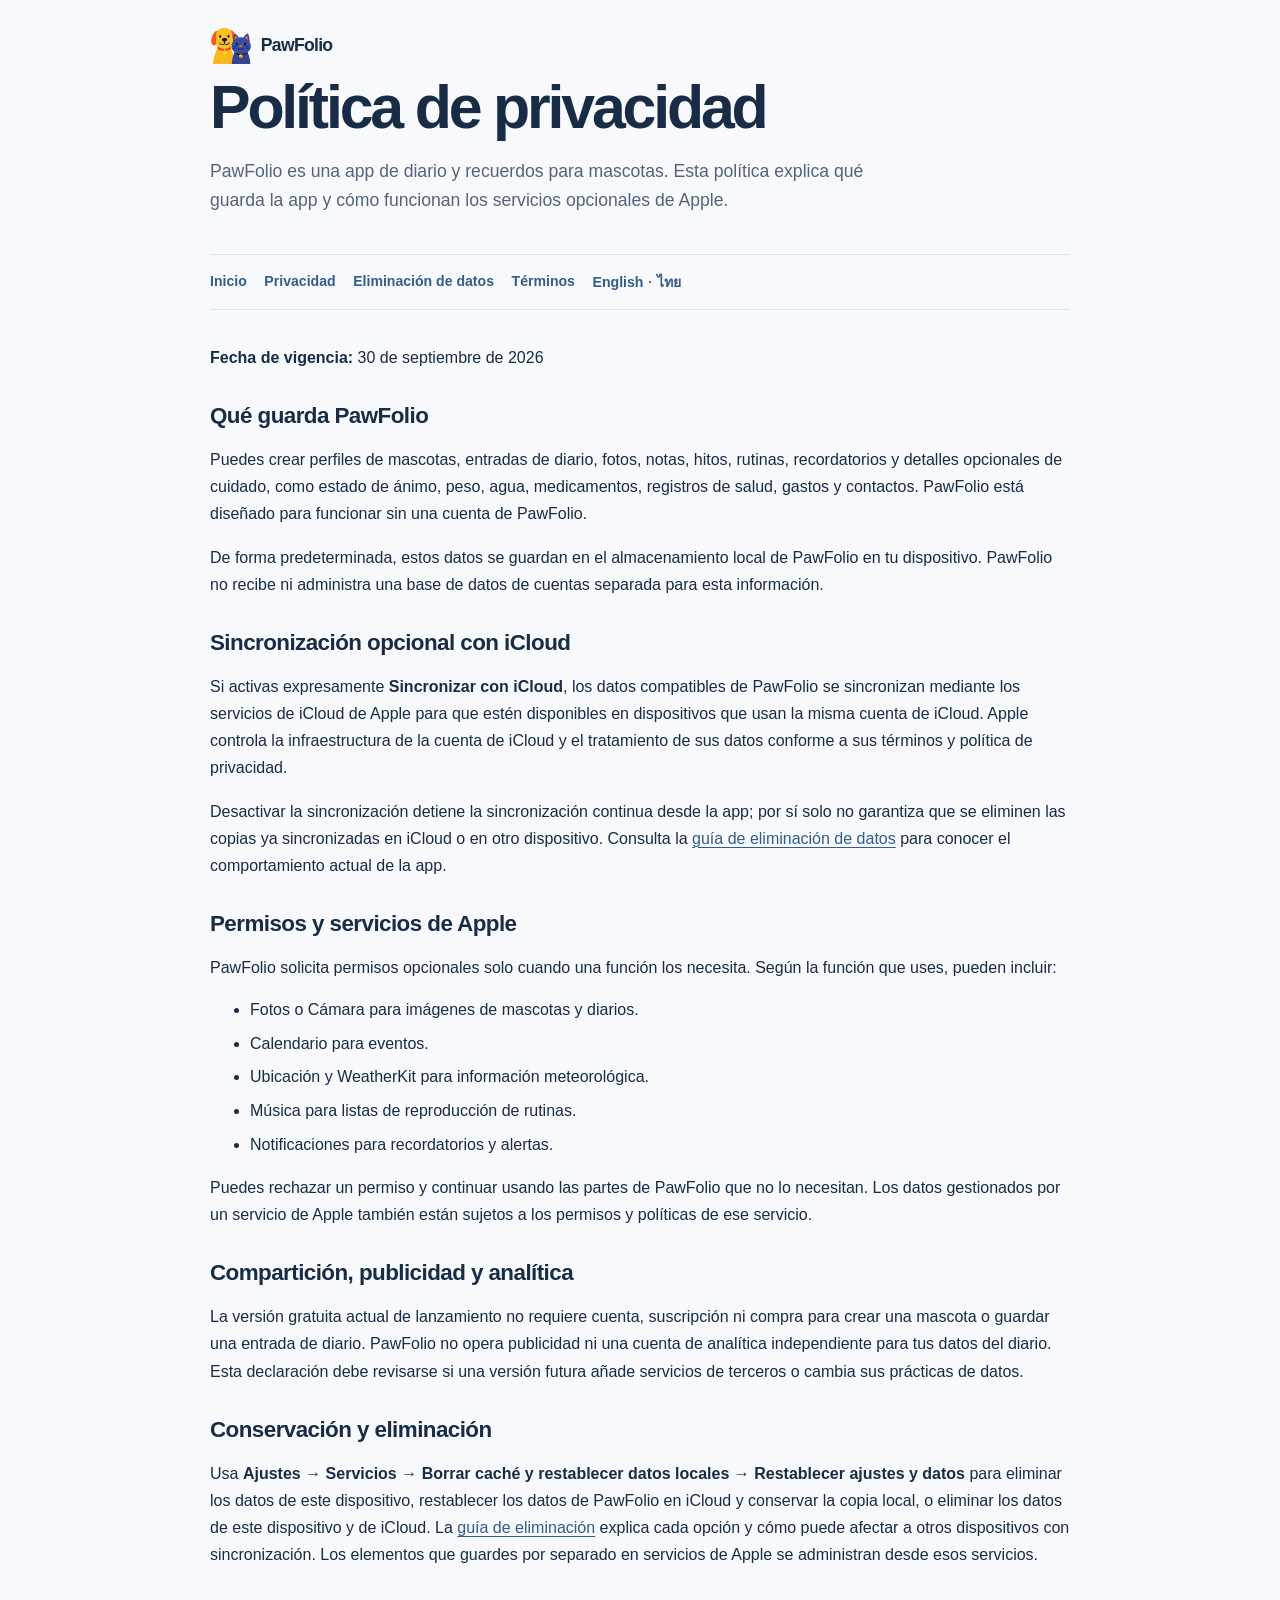
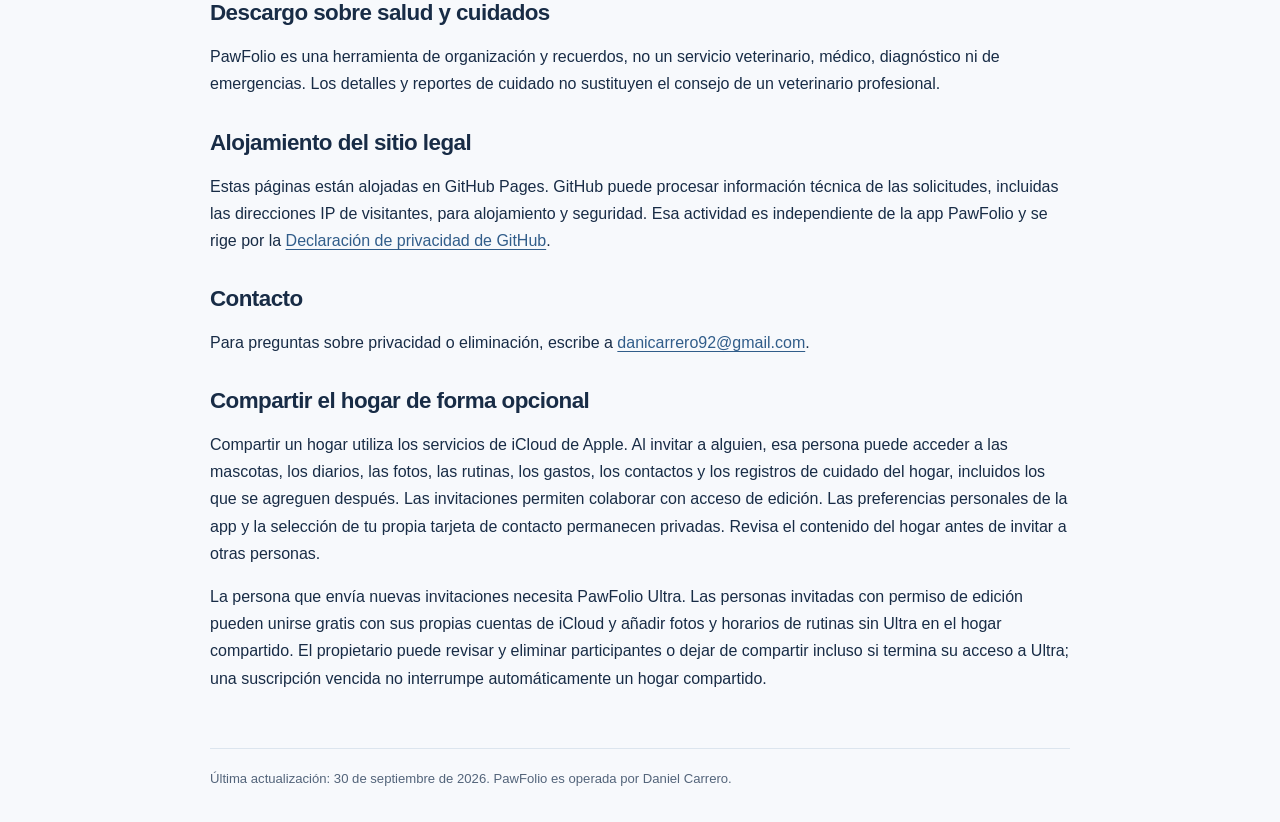
<file: es-419/privacy/index.html>
<!doctype html>
<html lang="es-419">
<head><meta charset="utf-8"><meta name="viewport" content="width=device-width, initial-scale=1"><meta name="description" content="Política de privacidad de PawFolio."><title>PawFolio · Política de privacidad</title><link rel="stylesheet" href="../../assets/styles.css"></head>
<body><div class="shell">
  <header><div class="eyebrow">PawFolio</div><h1>Política de privacidad</h1><p class="lede">PawFolio es una app de diario y recuerdos para mascotas. Esta política explica qué guarda la app y cómo funcionan los servicios opcionales de Apple.</p></header>
  <nav aria-label="Páginas legales"><a href="../">Inicio</a><a href="./">Privacidad</a><a href="../deletion/">Eliminación de datos</a><a href="../terms/">Términos</a><span class="language"><a href="../../privacy/">English</a> · <a href="../../th/privacy/">ไทย</a></span></nav>
  <main>
    <p><strong>Fecha de vigencia:</strong> 30 de septiembre de 2026</p>
    <h2>Qué guarda PawFolio</h2>
    <p>Puedes crear perfiles de mascotas, entradas de diario, fotos, notas, hitos, rutinas, recordatorios y detalles opcionales de cuidado, como estado de ánimo, peso, agua, medicamentos, registros de salud, gastos y contactos. PawFolio está diseñado para funcionar sin una cuenta de PawFolio.</p>
    <p>De forma predeterminada, estos datos se guardan en el almacenamiento local de PawFolio en tu dispositivo. PawFolio no recibe ni administra una base de datos de cuentas separada para esta información.</p>
    <h2>Sincronización opcional con iCloud</h2>
    <p>Si activas expresamente <strong>Sincronizar con iCloud</strong>, los datos compatibles de PawFolio se sincronizan mediante los servicios de iCloud de Apple para que estén disponibles en dispositivos que usan la misma cuenta de iCloud. Apple controla la infraestructura de la cuenta de iCloud y el tratamiento de sus datos conforme a sus términos y política de privacidad.</p>
    <p>Desactivar la sincronización detiene la sincronización continua desde la app; por sí solo no garantiza que se eliminen las copias ya sincronizadas en iCloud o en otro dispositivo. Consulta la <a href="../deletion/">guía de eliminación de datos</a> para conocer el comportamiento actual de la app.</p>
    <h2>Permisos y servicios de Apple</h2>
    <p>PawFolio solicita permisos opcionales solo cuando una función los necesita. Según la función que uses, pueden incluir:</p>
    <ul><li>Fotos o Cámara para imágenes de mascotas y diarios.</li><li>Calendario para eventos.</li><li>Ubicación y WeatherKit para información meteorológica.</li><li>Música para listas de reproducción de rutinas.</li><li>Notificaciones para recordatorios y alertas.</li></ul>
    <p>Puedes rechazar un permiso y continuar usando las partes de PawFolio que no lo necesitan. Los datos gestionados por un servicio de Apple también están sujetos a los permisos y políticas de ese servicio.</p>
    <h2>Compartición, publicidad y analítica</h2>
    <p>La versión gratuita actual de lanzamiento no requiere cuenta, suscripción ni compra para crear una mascota o guardar una entrada de diario. PawFolio no opera publicidad ni una cuenta de analítica independiente para tus datos del diario. Esta declaración debe revisarse si una versión futura añade servicios de terceros o cambia sus prácticas de datos.</p>
    <h2>Conservación y eliminación</h2>
    <p>Usa <strong>Ajustes → Servicios → Borrar caché y restablecer datos locales → Restablecer ajustes y datos</strong> para eliminar los datos de este dispositivo, restablecer los datos de PawFolio en iCloud y conservar la copia local, o eliminar los datos de este dispositivo y de iCloud. La <a href="../deletion/">guía de eliminación</a> explica cada opción y cómo puede afectar a otros dispositivos con sincronización. Los elementos que guardes por separado en servicios de Apple se administran desde esos servicios.</p>
    <h2>Descargo sobre salud y cuidados</h2>
    <p>PawFolio es una herramienta de organización y recuerdos, no un servicio veterinario, médico, diagnóstico ni de emergencias. Los detalles y reportes de cuidado no sustituyen el consejo de un veterinario profesional.</p>
    <h2>Alojamiento del sitio legal</h2>
    <p>Estas páginas están alojadas en GitHub Pages. GitHub puede procesar información técnica de las solicitudes, incluidas las direcciones IP de visitantes, para alojamiento y seguridad. Esa actividad es independiente de la app PawFolio y se rige por la <a href="https://docs.github.com/en/site-policy/privacy-policies/github-privacy-statement">Declaración de privacidad de GitHub</a>.</p>
    <h2>Contacto</h2>
    <p>Para preguntas sobre privacidad o eliminación, escribe a <a href="mailto:danicarrero92@gmail.com">danicarrero92@gmail.com</a>.</p>
      <h2>Compartir el hogar de forma opcional</h2>
    <p>Compartir un hogar utiliza los servicios de iCloud de Apple. Al invitar a alguien, esa persona puede acceder a las mascotas, los diarios, las fotos, las rutinas, los gastos, los contactos y los registros de cuidado del hogar, incluidos los que se agreguen después. Las invitaciones permiten colaborar con acceso de edición. Las preferencias personales de la app y la selección de tu propia tarjeta de contacto permanecen privadas. Revisa el contenido del hogar antes de invitar a otras personas.</p>
    <p>La persona que envía nuevas invitaciones necesita PawFolio Ultra. Las personas invitadas con permiso de edición pueden unirse gratis con sus propias cuentas de iCloud y añadir fotos y horarios de rutinas sin Ultra en el hogar compartido. El propietario puede revisar y eliminar participantes o dejar de compartir incluso si termina su acceso a Ultra; una suscripción vencida no interrumpe automáticamente un hogar compartido.</p>
  </main><footer>Última actualización: 30 de septiembre de 2026. PawFolio es operada por Daniel Carrero.</footer>
</div></body></html>
</file>
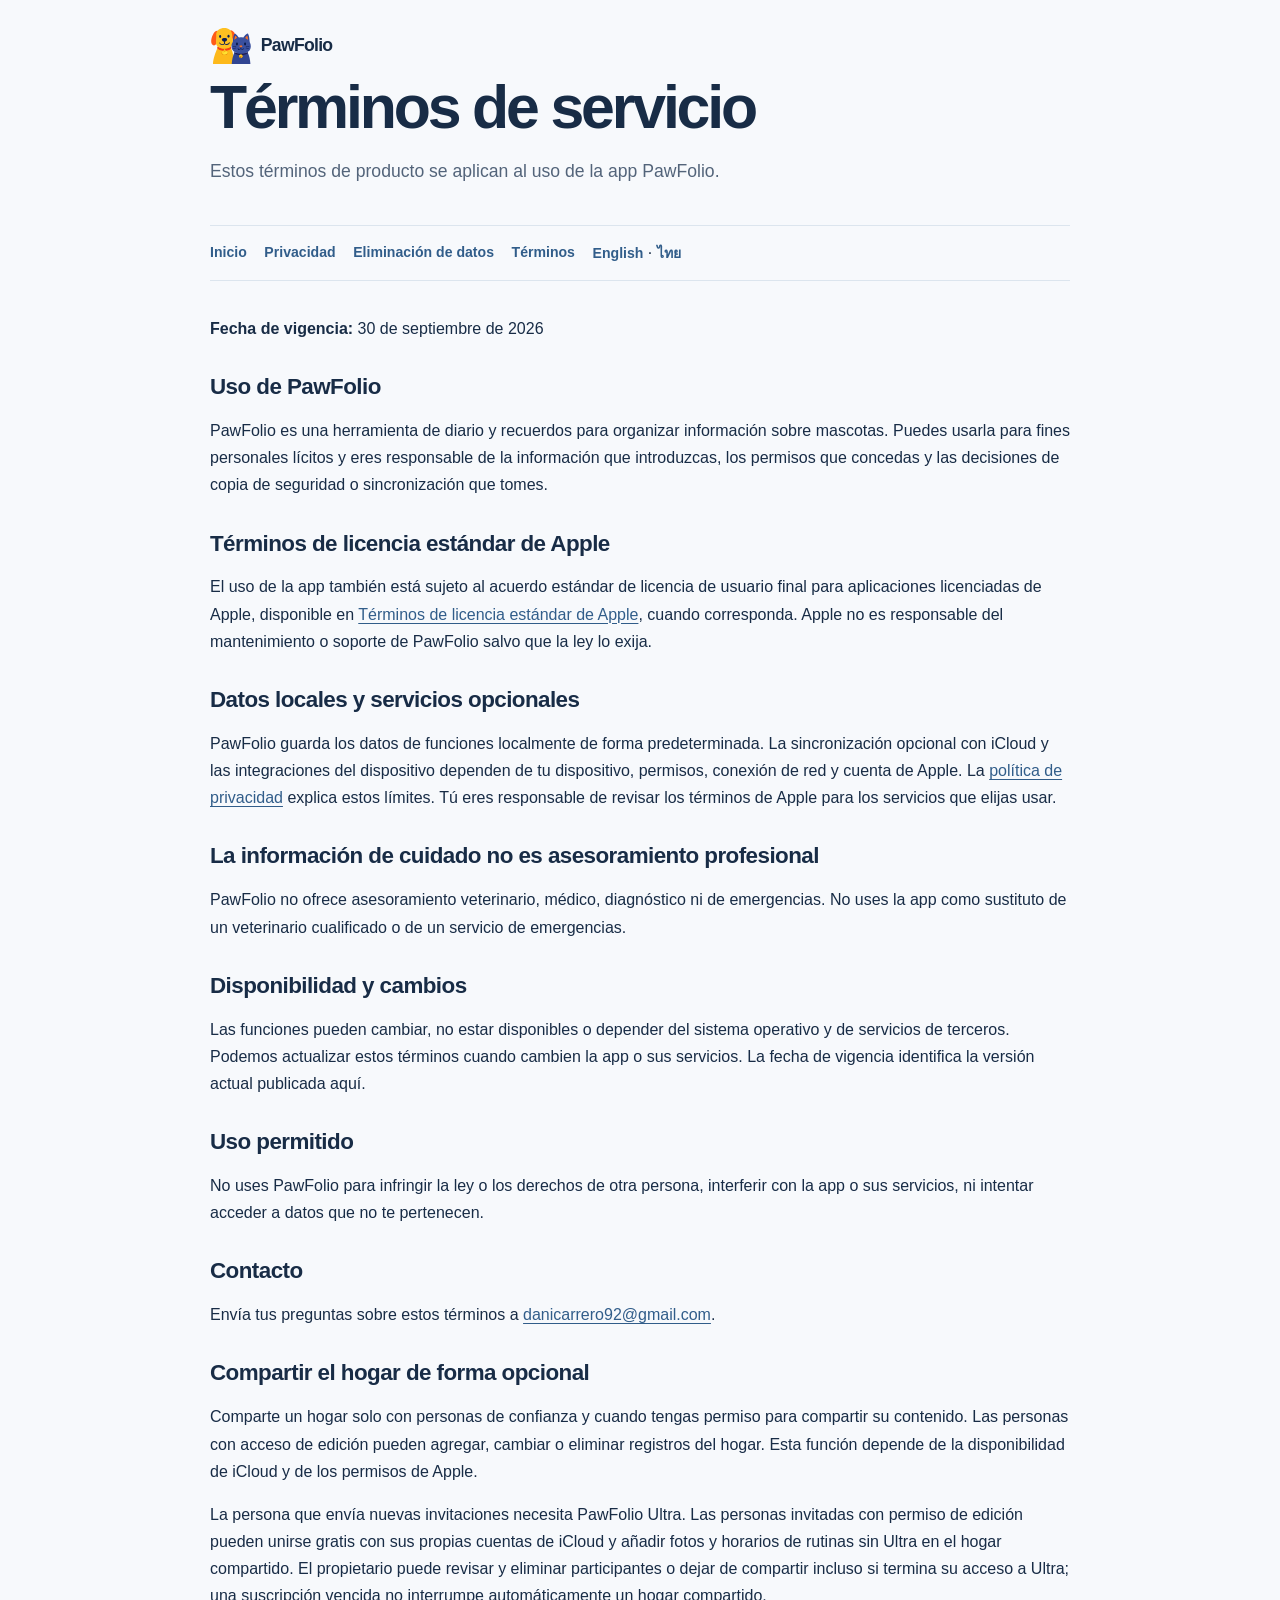
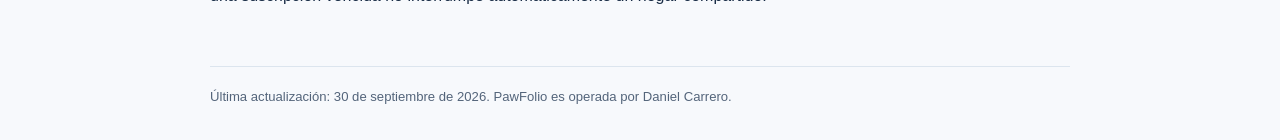
<file: es-419/terms/index.html>
<!doctype html>
<html lang="es-419">
<head><meta charset="utf-8"><meta name="viewport" content="width=device-width, initial-scale=1"><meta name="description" content="Términos de servicio de PawFolio."><title>PawFolio · Términos de servicio</title><link rel="stylesheet" href="../../assets/styles.css"></head>
<body><div class="shell">
  <header><div class="eyebrow">PawFolio</div><h1>Términos de servicio</h1><p class="lede">Estos términos de producto se aplican al uso de la app PawFolio.</p></header>
  <nav aria-label="Páginas legales"><a href="../">Inicio</a><a href="../privacy/">Privacidad</a><a href="../deletion/">Eliminación de datos</a><a href="./">Términos</a><span class="language"><a href="../../terms/">English</a> · <a href="../../th/terms/">ไทย</a></span></nav>
  <main>
    <p><strong>Fecha de vigencia:</strong> 30 de septiembre de 2026</p>
    <h2>Uso de PawFolio</h2>
    <p>PawFolio es una herramienta de diario y recuerdos para organizar información sobre mascotas. Puedes usarla para fines personales lícitos y eres responsable de la información que introduzcas, los permisos que concedas y las decisiones de copia de seguridad o sincronización que tomes.</p>
    <h2>Términos de licencia estándar de Apple</h2>
    <p>El uso de la app también está sujeto al acuerdo estándar de licencia de usuario final para aplicaciones licenciadas de Apple, disponible en <a href="https://www.apple.com/legal/internet-services/itunes/dev/stdeula/">Términos de licencia estándar de Apple</a>, cuando corresponda. Apple no es responsable del mantenimiento o soporte de PawFolio salvo que la ley lo exija.</p>
    <h2>Datos locales y servicios opcionales</h2>
    <p>PawFolio guarda los datos de funciones localmente de forma predeterminada. La sincronización opcional con iCloud y las integraciones del dispositivo dependen de tu dispositivo, permisos, conexión de red y cuenta de Apple. La <a href="../privacy/">política de privacidad</a> explica estos límites. Tú eres responsable de revisar los términos de Apple para los servicios que elijas usar.</p>
    <h2>La información de cuidado no es asesoramiento profesional</h2>
    <p>PawFolio no ofrece asesoramiento veterinario, médico, diagnóstico ni de emergencias. No uses la app como sustituto de un veterinario cualificado o de un servicio de emergencias.</p>
    <h2>Disponibilidad y cambios</h2>
    <p>Las funciones pueden cambiar, no estar disponibles o depender del sistema operativo y de servicios de terceros. Podemos actualizar estos términos cuando cambien la app o sus servicios. La fecha de vigencia identifica la versión actual publicada aquí.</p>
    <h2>Uso permitido</h2>
    <p>No uses PawFolio para infringir la ley o los derechos de otra persona, interferir con la app o sus servicios, ni intentar acceder a datos que no te pertenecen.</p>
    <h2>Contacto</h2>
    <p>Envía tus preguntas sobre estos términos a <a href="mailto:danicarrero92@gmail.com">danicarrero92@gmail.com</a>.</p>
      <h2>Compartir el hogar de forma opcional</h2>
    <p>Comparte un hogar solo con personas de confianza y cuando tengas permiso para compartir su contenido. Las personas con acceso de edición pueden agregar, cambiar o eliminar registros del hogar. Esta función depende de la disponibilidad de iCloud y de los permisos de Apple.</p>
    <p>La persona que envía nuevas invitaciones necesita PawFolio Ultra. Las personas invitadas con permiso de edición pueden unirse gratis con sus propias cuentas de iCloud y añadir fotos y horarios de rutinas sin Ultra en el hogar compartido. El propietario puede revisar y eliminar participantes o dejar de compartir incluso si termina su acceso a Ultra; una suscripción vencida no interrumpe automáticamente un hogar compartido.</p>
  </main><footer>Última actualización: 30 de septiembre de 2026. PawFolio es operada por Daniel Carrero.</footer>
</div></body></html>
</file>
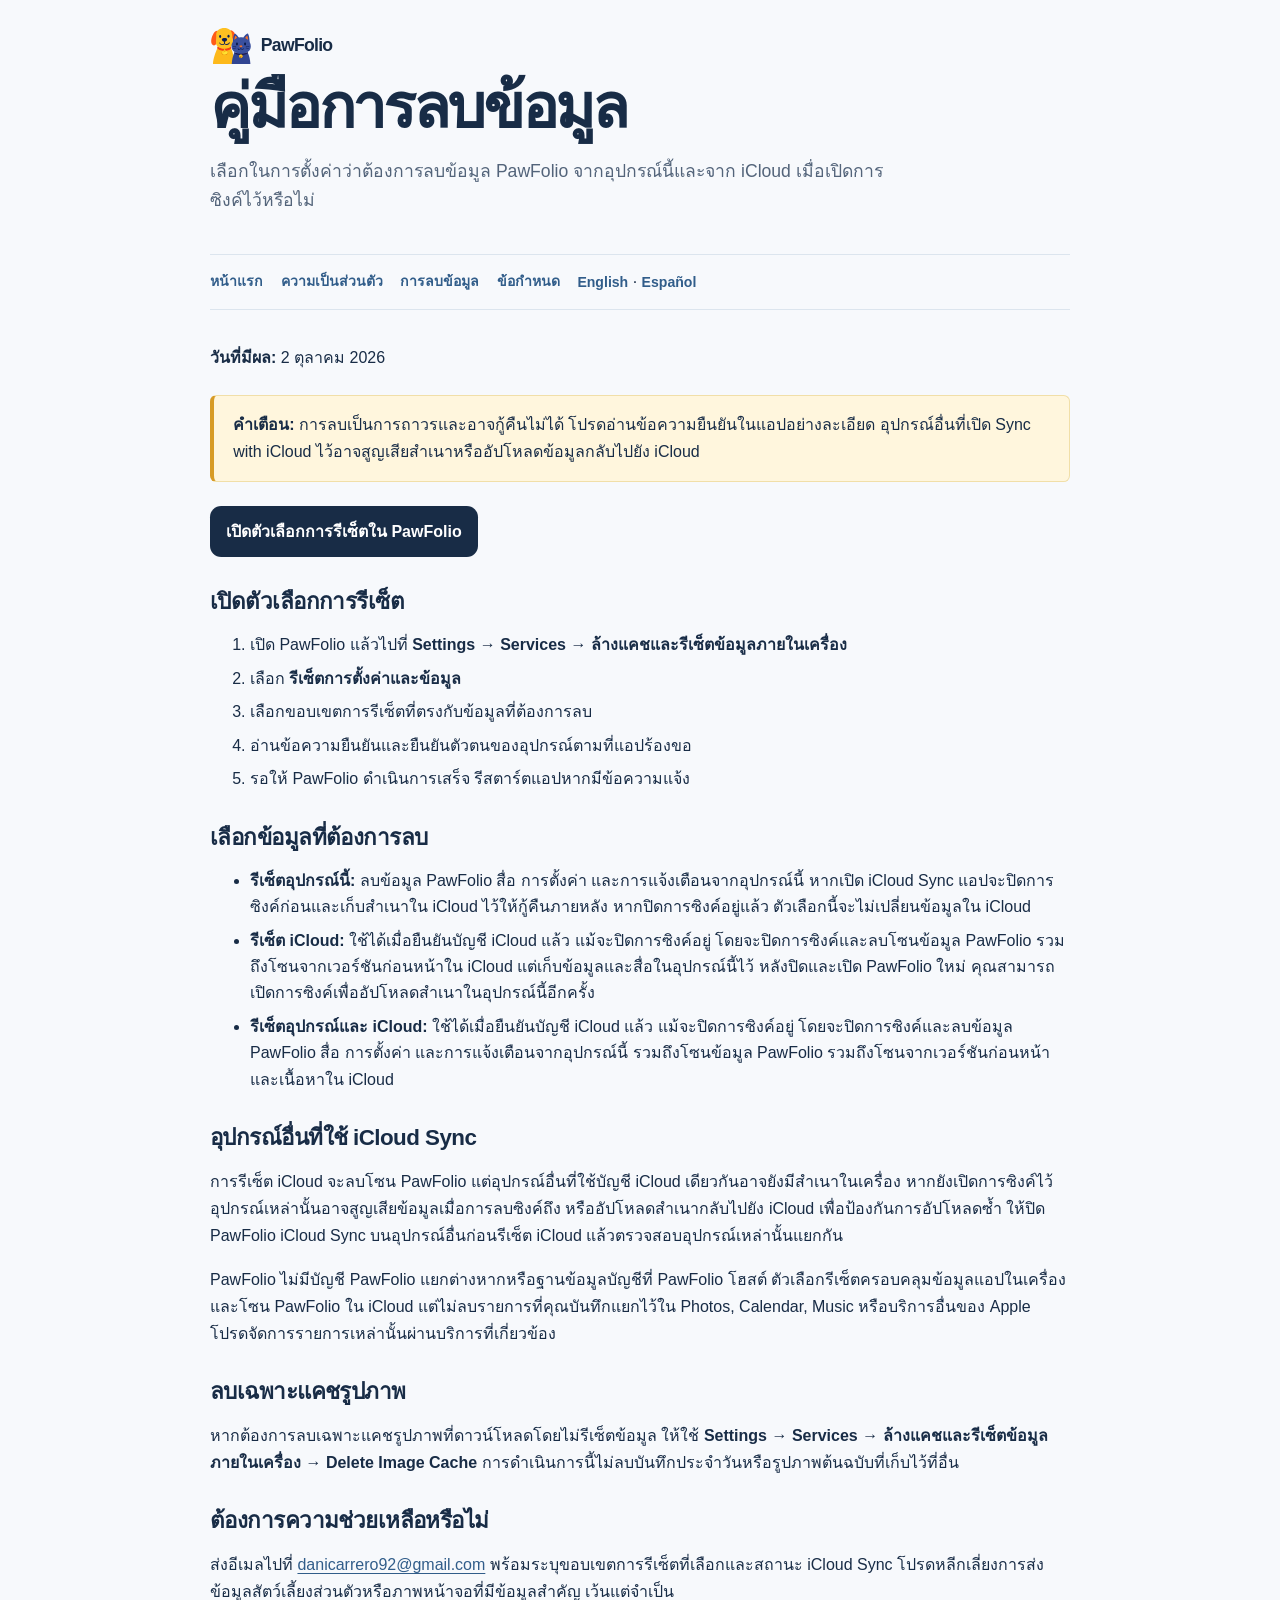
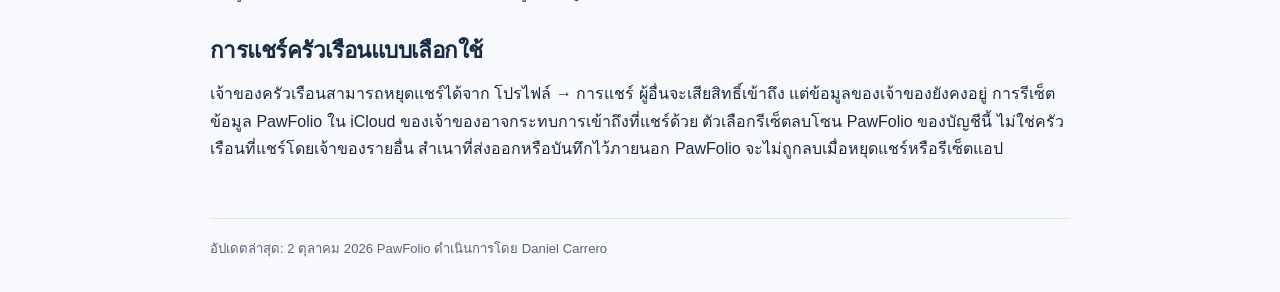
<file: th/deletion/index.html>
<!doctype html>
<html lang="th">
<head><meta charset="utf-8"><meta name="viewport" content="width=device-width, initial-scale=1"><meta name="description" content="วิธีลบข้อมูล PawFolio จากอุปกรณ์นี้และ iCloud"><title>PawFolio · คู่มือการลบข้อมูล</title><link rel="stylesheet" href="../../assets/styles.css"></head>
<body><div class="shell">
  <header><div class="eyebrow">PawFolio</div><h1>คู่มือการลบข้อมูล</h1><p class="lede">เลือกในการตั้งค่าว่าต้องการลบข้อมูล PawFolio จากอุปกรณ์นี้และจาก iCloud เมื่อเปิดการซิงค์ไว้หรือไม่</p></header>
  <nav aria-label="หน้ากฎหมาย"><a href="../">หน้าแรก</a><a href="../privacy/">ความเป็นส่วนตัว</a><a href="./">การลบข้อมูล</a><a href="../terms/">ข้อกำหนด</a><span class="language"><a href="../../deletion/">English</a> · <a href="../../es-419/deletion/">Español</a></span></nav>
  <main>
    <p><strong>วันที่มีผล:</strong> 2 ตุลาคม 2026</p>
    <div class="notice"><strong>คำเตือน:</strong> การลบเป็นการถาวรและอาจกู้คืนไม่ได้ โปรดอ่านข้อความยืนยันในแอปอย่างละเอียด อุปกรณ์อื่นที่เปิด Sync with iCloud ไว้อาจสูญเสียสำเนาหรืออัปโหลดข้อมูลกลับไปยัง iCloud</div>
    <p><a class="app-link" href="pawfolio://settings/reset-data">เปิดตัวเลือกการรีเซ็ตใน PawFolio</a></p>
    <h2>เปิดตัวเลือกการรีเซ็ต</h2>
    <ol><li>เปิด PawFolio แล้วไปที่ <strong>Settings → Services → ล้างแคชและรีเซ็ตข้อมูลภายในเครื่อง</strong></li><li>เลือก <strong>รีเซ็ตการตั้งค่าและข้อมูล</strong></li><li>เลือกขอบเขตการรีเซ็ตที่ตรงกับข้อมูลที่ต้องการลบ</li><li>อ่านข้อความยืนยันและยืนยันตัวตนของอุปกรณ์ตามที่แอปร้องขอ</li><li>รอให้ PawFolio ดำเนินการเสร็จ รีสตาร์ตแอปหากมีข้อความแจ้ง</li></ol>
    <h2>เลือกข้อมูลที่ต้องการลบ</h2>
    <ul>
      <li><strong>รีเซ็ตอุปกรณ์นี้:</strong> ลบข้อมูล PawFolio สื่อ การตั้งค่า และการแจ้งเตือนจากอุปกรณ์นี้ หากเปิด iCloud Sync แอปจะปิดการซิงค์ก่อนและเก็บสำเนาใน iCloud ไว้ให้กู้คืนภายหลัง หากปิดการซิงค์อยู่แล้ว ตัวเลือกนี้จะไม่เปลี่ยนข้อมูลใน iCloud</li>
      <li><strong>รีเซ็ต iCloud:</strong> ใช้ได้เมื่อยืนยันบัญชี iCloud แล้ว แม้จะปิดการซิงค์อยู่ โดยจะปิดการซิงค์และลบโซนข้อมูล PawFolio รวมถึงโซนจากเวอร์ชันก่อนหน้าใน iCloud แต่เก็บข้อมูลและสื่อในอุปกรณ์นี้ไว้ หลังปิดและเปิด PawFolio ใหม่ คุณสามารถเปิดการซิงค์เพื่ออัปโหลดสำเนาในอุปกรณ์นี้อีกครั้ง</li>
      <li><strong>รีเซ็ตอุปกรณ์และ iCloud:</strong> ใช้ได้เมื่อยืนยันบัญชี iCloud แล้ว แม้จะปิดการซิงค์อยู่ โดยจะปิดการซิงค์และลบข้อมูล PawFolio สื่อ การตั้งค่า และการแจ้งเตือนจากอุปกรณ์นี้ รวมถึงโซนข้อมูล PawFolio รวมถึงโซนจากเวอร์ชันก่อนหน้าและเนื้อหาใน iCloud</li>
    </ul>
    <h2>อุปกรณ์อื่นที่ใช้ iCloud Sync</h2>
    <p>การรีเซ็ต iCloud จะลบโซน PawFolio แต่อุปกรณ์อื่นที่ใช้บัญชี iCloud เดียวกันอาจยังมีสำเนาในเครื่อง หากยังเปิดการซิงค์ไว้ อุปกรณ์เหล่านั้นอาจสูญเสียข้อมูลเมื่อการลบซิงค์ถึง หรืออัปโหลดสำเนากลับไปยัง iCloud เพื่อป้องกันการอัปโหลดซ้ำ ให้ปิด PawFolio iCloud Sync บนอุปกรณ์อื่นก่อนรีเซ็ต iCloud แล้วตรวจสอบอุปกรณ์เหล่านั้นแยกกัน</p>
    <p>PawFolio ไม่มีบัญชี PawFolio แยกต่างหากหรือฐานข้อมูลบัญชีที่ PawFolio โฮสต์ ตัวเลือกรีเซ็ตครอบคลุมข้อมูลแอปในเครื่องและโซน PawFolio ใน iCloud แต่ไม่ลบรายการที่คุณบันทึกแยกไว้ใน Photos, Calendar, Music หรือบริการอื่นของ Apple โปรดจัดการรายการเหล่านั้นผ่านบริการที่เกี่ยวข้อง</p>
    <h2>ลบเฉพาะแคชรูปภาพ</h2>
    <p>หากต้องการลบเฉพาะแคชรูปภาพที่ดาวน์โหลดโดยไม่รีเซ็ตข้อมูล ให้ใช้ <strong>Settings → Services → ล้างแคชและรีเซ็ตข้อมูลภายในเครื่อง → Delete Image Cache</strong> การดำเนินการนี้ไม่ลบบันทึกประจำวันหรือรูปภาพต้นฉบับที่เก็บไว้ที่อื่น</p>
    <h2>ต้องการความช่วยเหลือหรือไม่</h2>
    <p>ส่งอีเมลไปที่ <a href="mailto:danicarrero92@gmail.com">danicarrero92@gmail.com</a> พร้อมระบุขอบเขตการรีเซ็ตที่เลือกและสถานะ iCloud Sync โปรดหลีกเลี่ยงการส่งข้อมูลสัตว์เลี้ยงส่วนตัวหรือภาพหน้าจอที่มีข้อมูลสำคัญ เว้นแต่จำเป็น</p>
      <h2>การแชร์ครัวเรือนแบบเลือกใช้</h2>
    <p>เจ้าของครัวเรือนสามารถหยุดแชร์ได้จาก โปรไฟล์ → การแชร์ ผู้อื่นจะเสียสิทธิ์เข้าถึง แต่ข้อมูลของเจ้าของยังคงอยู่ การรีเซ็ตข้อมูล PawFolio ใน iCloud ของเจ้าของอาจกระทบการเข้าถึงที่แชร์ด้วย ตัวเลือกรีเซ็ตลบโซน PawFolio ของบัญชีนี้ ไม่ใช่ครัวเรือนที่แชร์โดยเจ้าของรายอื่น สำเนาที่ส่งออกหรือบันทึกไว้ภายนอก PawFolio จะไม่ถูกลบเมื่อหยุดแชร์หรือรีเซ็ตแอป</p>
  </main><footer>อัปเดตล่าสุด: 2 ตุลาคม 2026 PawFolio ดำเนินการโดย Daniel Carrero</footer>
</div></body></html>
</file>
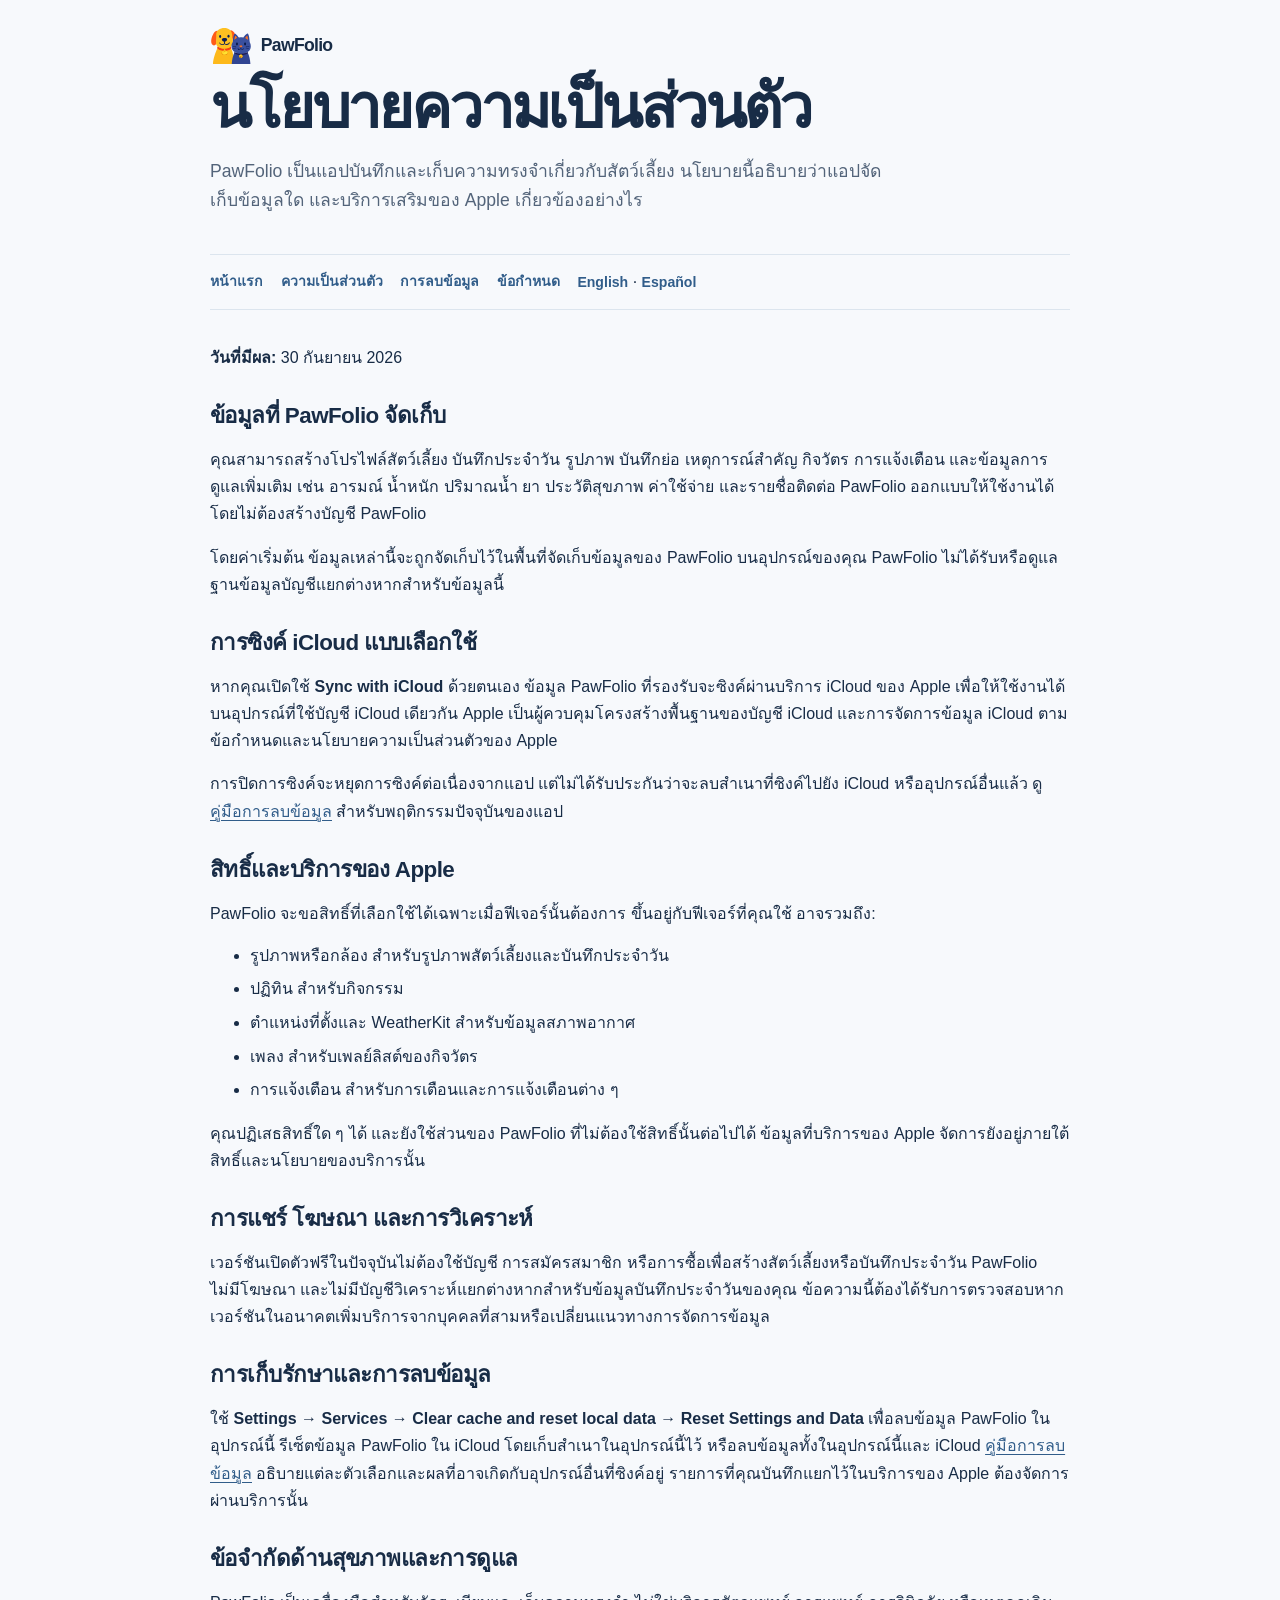
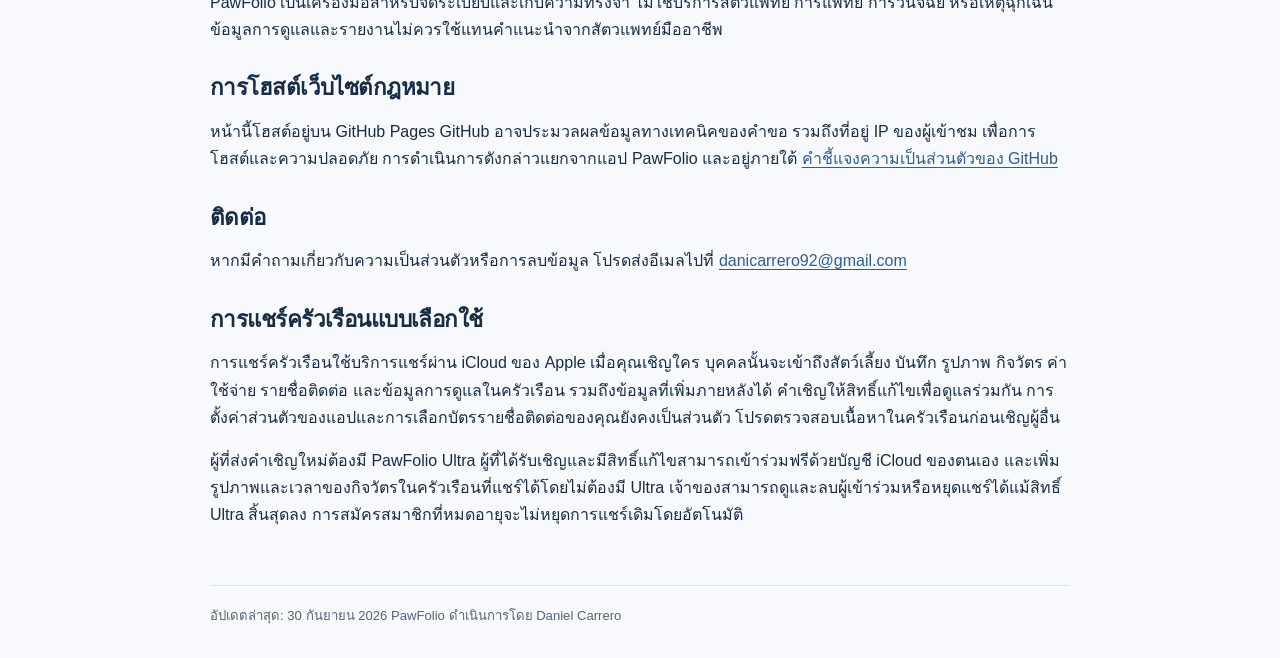
<file: th/privacy/index.html>
<!doctype html>
<html lang="th">
<head><meta charset="utf-8"><meta name="viewport" content="width=device-width, initial-scale=1"><meta name="description" content="นโยบายความเป็นส่วนตัวของ PawFolio"><title>PawFolio · นโยบายความเป็นส่วนตัว</title><link rel="stylesheet" href="../../assets/styles.css"></head>
<body><div class="shell">
  <header><div class="eyebrow">PawFolio</div><h1>นโยบายความเป็นส่วนตัว</h1><p class="lede">PawFolio เป็นแอปบันทึกและเก็บความทรงจำเกี่ยวกับสัตว์เลี้ยง นโยบายนี้อธิบายว่าแอปจัดเก็บข้อมูลใด และบริการเสริมของ Apple เกี่ยวข้องอย่างไร</p></header>
  <nav aria-label="หน้ากฎหมาย"><a href="../">หน้าแรก</a><a href="./">ความเป็นส่วนตัว</a><a href="../deletion/">การลบข้อมูล</a><a href="../terms/">ข้อกำหนด</a><span class="language"><a href="../../privacy/">English</a> · <a href="../../es-419/privacy/">Español</a></span></nav>
  <main>
    <p><strong>วันที่มีผล:</strong> 30 กันยายน 2026</p>
    <h2>ข้อมูลที่ PawFolio จัดเก็บ</h2>
    <p>คุณสามารถสร้างโปรไฟล์สัตว์เลี้ยง บันทึกประจำวัน รูปภาพ บันทึกย่อ เหตุการณ์สำคัญ กิจวัตร การแจ้งเตือน และข้อมูลการดูแลเพิ่มเติม เช่น อารมณ์ น้ำหนัก ปริมาณน้ำ ยา ประวัติสุขภาพ ค่าใช้จ่าย และรายชื่อติดต่อ PawFolio ออกแบบให้ใช้งานได้โดยไม่ต้องสร้างบัญชี PawFolio</p>
    <p>โดยค่าเริ่มต้น ข้อมูลเหล่านี้จะถูกจัดเก็บไว้ในพื้นที่จัดเก็บข้อมูลของ PawFolio บนอุปกรณ์ของคุณ PawFolio ไม่ได้รับหรือดูแลฐานข้อมูลบัญชีแยกต่างหากสำหรับข้อมูลนี้</p>
    <h2>การซิงค์ iCloud แบบเลือกใช้</h2>
    <p>หากคุณเปิดใช้ <strong>Sync with iCloud</strong> ด้วยตนเอง ข้อมูล PawFolio ที่รองรับจะซิงค์ผ่านบริการ iCloud ของ Apple เพื่อให้ใช้งานได้บนอุปกรณ์ที่ใช้บัญชี iCloud เดียวกัน Apple เป็นผู้ควบคุมโครงสร้างพื้นฐานของบัญชี iCloud และการจัดการข้อมูล iCloud ตามข้อกำหนดและนโยบายความเป็นส่วนตัวของ Apple</p>
    <p>การปิดการซิงค์จะหยุดการซิงค์ต่อเนื่องจากแอป แต่ไม่ได้รับประกันว่าจะลบสำเนาที่ซิงค์ไปยัง iCloud หรืออุปกรณ์อื่นแล้ว ดู <a href="../deletion/">คู่มือการลบข้อมูล</a> สำหรับพฤติกรรมปัจจุบันของแอป</p>
    <h2>สิทธิ์และบริการของ Apple</h2>
    <p>PawFolio จะขอสิทธิ์ที่เลือกใช้ได้เฉพาะเมื่อฟีเจอร์นั้นต้องการ ขึ้นอยู่กับฟีเจอร์ที่คุณใช้ อาจรวมถึง:</p>
    <ul><li>รูปภาพหรือกล้อง สำหรับรูปภาพสัตว์เลี้ยงและบันทึกประจำวัน</li><li>ปฏิทิน สำหรับกิจกรรม</li><li>ตำแหน่งที่ตั้งและ WeatherKit สำหรับข้อมูลสภาพอากาศ</li><li>เพลง สำหรับเพลย์ลิสต์ของกิจวัตร</li><li>การแจ้งเตือน สำหรับการเตือนและการแจ้งเตือนต่าง ๆ</li></ul>
    <p>คุณปฏิเสธสิทธิ์ใด ๆ ได้ และยังใช้ส่วนของ PawFolio ที่ไม่ต้องใช้สิทธิ์นั้นต่อไปได้ ข้อมูลที่บริการของ Apple จัดการยังอยู่ภายใต้สิทธิ์และนโยบายของบริการนั้น</p>
    <h2>การแชร์ โฆษณา และการวิเคราะห์</h2>
    <p>เวอร์ชันเปิดตัวฟรีในปัจจุบันไม่ต้องใช้บัญชี การสมัครสมาชิก หรือการซื้อเพื่อสร้างสัตว์เลี้ยงหรือบันทึกประจำวัน PawFolio ไม่มีโฆษณา และไม่มีบัญชีวิเคราะห์แยกต่างหากสำหรับข้อมูลบันทึกประจำวันของคุณ ข้อความนี้ต้องได้รับการตรวจสอบหากเวอร์ชันในอนาคตเพิ่มบริการจากบุคคลที่สามหรือเปลี่ยนแนวทางการจัดการข้อมูล</p>
    <h2>การเก็บรักษาและการลบข้อมูล</h2>
    <p>ใช้ <strong>Settings → Services → Clear cache and reset local data → Reset Settings and Data</strong> เพื่อลบข้อมูล PawFolio ในอุปกรณ์นี้ รีเซ็ตข้อมูล PawFolio ใน iCloud โดยเก็บสำเนาในอุปกรณ์นี้ไว้ หรือลบข้อมูลทั้งในอุปกรณ์นี้และ iCloud <a href="../deletion/">คู่มือการลบข้อมูล</a> อธิบายแต่ละตัวเลือกและผลที่อาจเกิดกับอุปกรณ์อื่นที่ซิงค์อยู่ รายการที่คุณบันทึกแยกไว้ในบริการของ Apple ต้องจัดการผ่านบริการนั้น</p>
    <h2>ข้อจำกัดด้านสุขภาพและการดูแล</h2>
    <p>PawFolio เป็นเครื่องมือสำหรับจัดระเบียบและเก็บความทรงจำ ไม่ใช่บริการสัตวแพทย์ การแพทย์ การวินิจฉัย หรือเหตุฉุกเฉิน ข้อมูลการดูแลและรายงานไม่ควรใช้แทนคำแนะนำจากสัตวแพทย์มืออาชีพ</p>
    <h2>การโฮสต์เว็บไซต์กฎหมาย</h2>
    <p>หน้านี้โฮสต์อยู่บน GitHub Pages GitHub อาจประมวลผลข้อมูลทางเทคนิคของคำขอ รวมถึงที่อยู่ IP ของผู้เข้าชม เพื่อการโฮสต์และความปลอดภัย การดำเนินการดังกล่าวแยกจากแอป PawFolio และอยู่ภายใต้ <a href="https://docs.github.com/en/site-policy/privacy-policies/github-privacy-statement">คำชี้แจงความเป็นส่วนตัวของ GitHub</a></p>
    <h2>ติดต่อ</h2>
    <p>หากมีคำถามเกี่ยวกับความเป็นส่วนตัวหรือการลบข้อมูล โปรดส่งอีเมลไปที่ <a href="mailto:danicarrero92@gmail.com">danicarrero92@gmail.com</a></p>
      <h2>การแชร์ครัวเรือนแบบเลือกใช้</h2>
    <p>การแชร์ครัวเรือนใช้บริการแชร์ผ่าน iCloud ของ Apple เมื่อคุณเชิญใคร บุคคลนั้นจะเข้าถึงสัตว์เลี้ยง บันทึก รูปภาพ กิจวัตร ค่าใช้จ่าย รายชื่อติดต่อ และข้อมูลการดูแลในครัวเรือน รวมถึงข้อมูลที่เพิ่มภายหลังได้ คำเชิญให้สิทธิ์แก้ไขเพื่อดูแลร่วมกัน การตั้งค่าส่วนตัวของแอปและการเลือกบัตรรายชื่อติดต่อของคุณยังคงเป็นส่วนตัว โปรดตรวจสอบเนื้อหาในครัวเรือนก่อนเชิญผู้อื่น</p>
    <p>ผู้ที่ส่งคำเชิญใหม่ต้องมี PawFolio Ultra ผู้ที่ได้รับเชิญและมีสิทธิ์แก้ไขสามารถเข้าร่วมฟรีด้วยบัญชี iCloud ของตนเอง และเพิ่มรูปภาพและเวลาของกิจวัตรในครัวเรือนที่แชร์ได้โดยไม่ต้องมี Ultra เจ้าของสามารถดูและลบผู้เข้าร่วมหรือหยุดแชร์ได้แม้สิทธิ์ Ultra สิ้นสุดลง การสมัครสมาชิกที่หมดอายุจะไม่หยุดการแชร์เดิมโดยอัตโนมัติ</p>
  </main><footer>อัปเดตล่าสุด: 30 กันยายน 2026 PawFolio ดำเนินการโดย Daniel Carrero</footer>
</div></body></html>
</file>
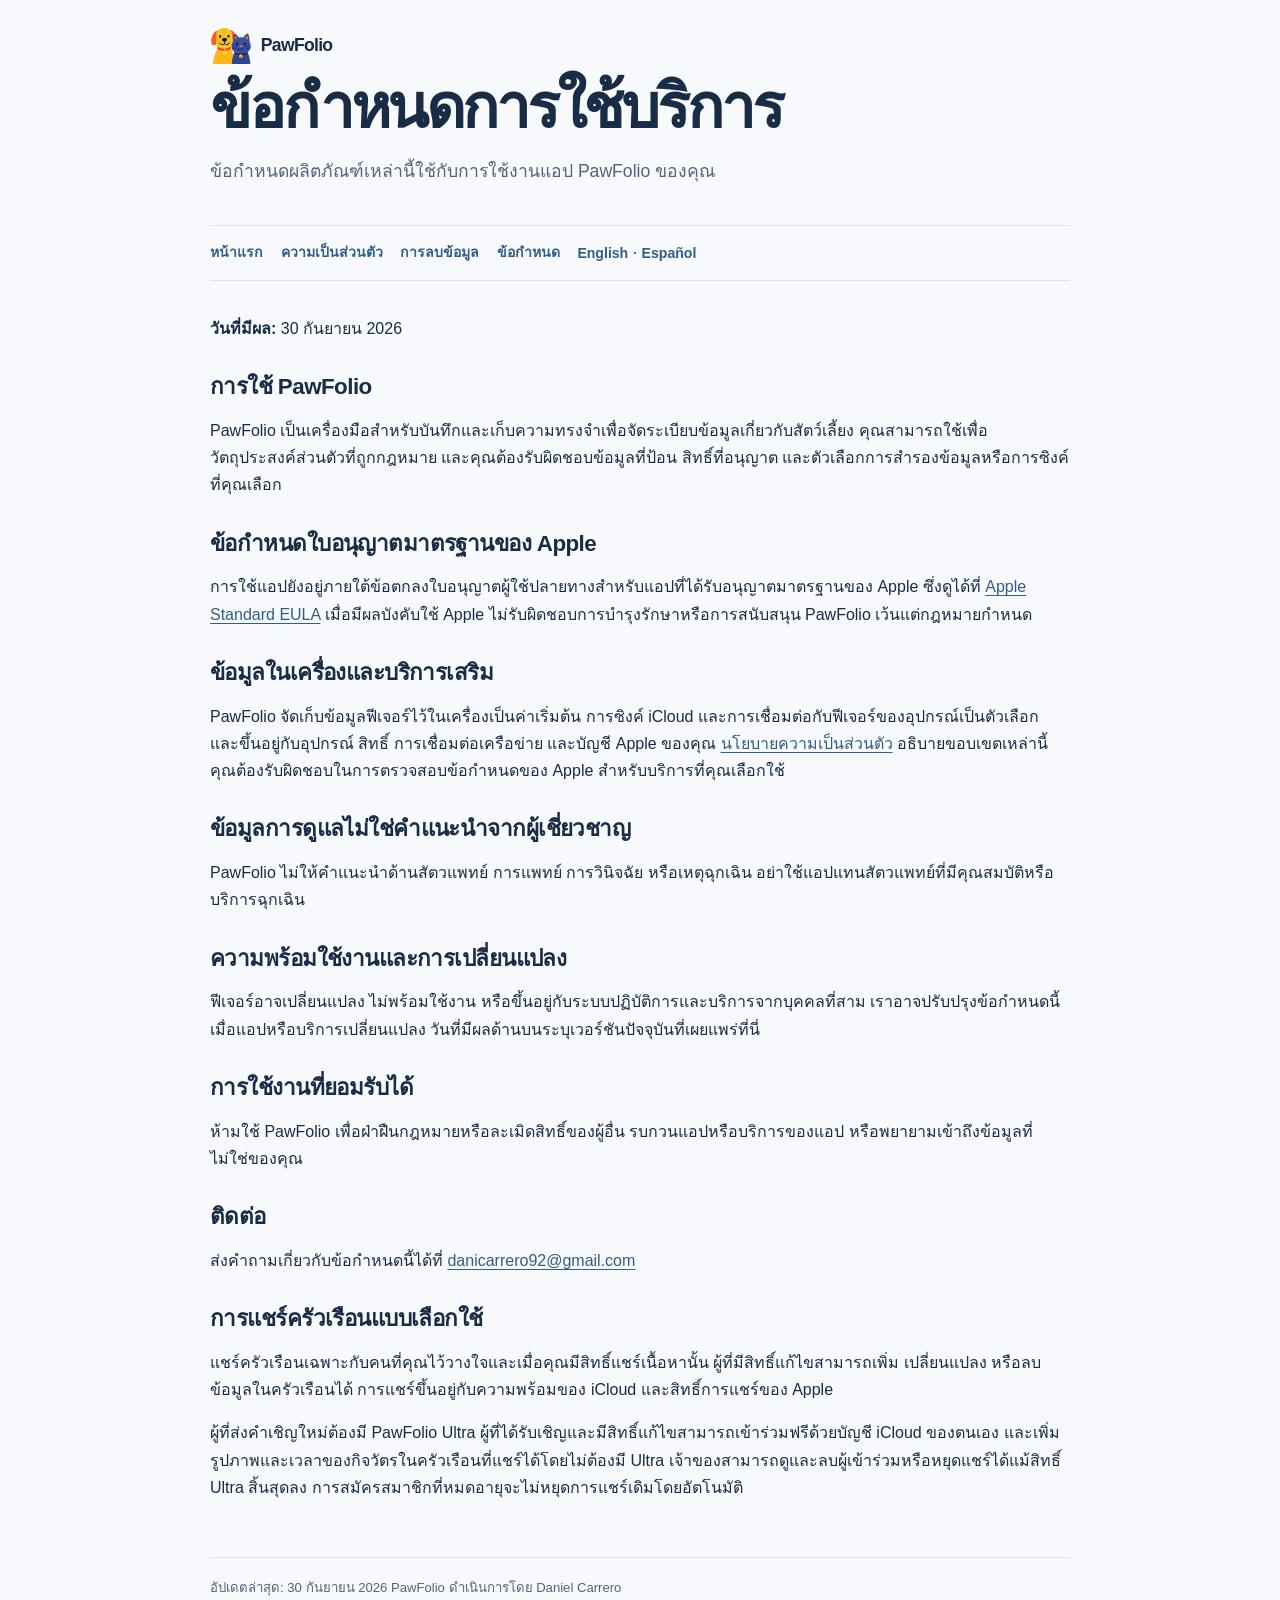
<file: th/terms/index.html>
<!doctype html>
<html lang="th">
<head><meta charset="utf-8"><meta name="viewport" content="width=device-width, initial-scale=1"><meta name="description" content="ข้อกำหนดการใช้บริการของ PawFolio"><title>PawFolio · ข้อกำหนดการใช้บริการ</title><link rel="stylesheet" href="../../assets/styles.css"></head>
<body><div class="shell">
  <header><div class="eyebrow">PawFolio</div><h1>ข้อกำหนดการใช้บริการ</h1><p class="lede">ข้อกำหนดผลิตภัณฑ์เหล่านี้ใช้กับการใช้งานแอป PawFolio ของคุณ</p></header>
  <nav aria-label="หน้ากฎหมาย"><a href="../">หน้าแรก</a><a href="../privacy/">ความเป็นส่วนตัว</a><a href="../deletion/">การลบข้อมูล</a><a href="./">ข้อกำหนด</a><span class="language"><a href="../../terms/">English</a> · <a href="../../es-419/terms/">Español</a></span></nav>
  <main>
    <p><strong>วันที่มีผล:</strong> 30 กันยายน 2026</p>
    <h2>การใช้ PawFolio</h2>
    <p>PawFolio เป็นเครื่องมือสำหรับบันทึกและเก็บความทรงจำเพื่อจัดระเบียบข้อมูลเกี่ยวกับสัตว์เลี้ยง คุณสามารถใช้เพื่อวัตถุประสงค์ส่วนตัวที่ถูกกฎหมาย และคุณต้องรับผิดชอบข้อมูลที่ป้อน สิทธิ์ที่อนุญาต และตัวเลือกการสำรองข้อมูลหรือการซิงค์ที่คุณเลือก</p>
    <h2>ข้อกำหนดใบอนุญาตมาตรฐานของ Apple</h2>
    <p>การใช้แอปยังอยู่ภายใต้ข้อตกลงใบอนุญาตผู้ใช้ปลายทางสำหรับแอปที่ได้รับอนุญาตมาตรฐานของ Apple ซึ่งดูได้ที่ <a href="https://www.apple.com/legal/internet-services/itunes/dev/stdeula/">Apple Standard EULA</a> เมื่อมีผลบังคับใช้ Apple ไม่รับผิดชอบการบำรุงรักษาหรือการสนับสนุน PawFolio เว้นแต่กฎหมายกำหนด</p>
    <h2>ข้อมูลในเครื่องและบริการเสริม</h2>
    <p>PawFolio จัดเก็บข้อมูลฟีเจอร์ไว้ในเครื่องเป็นค่าเริ่มต้น การซิงค์ iCloud และการเชื่อมต่อกับฟีเจอร์ของอุปกรณ์เป็นตัวเลือก และขึ้นอยู่กับอุปกรณ์ สิทธิ์ การเชื่อมต่อเครือข่าย และบัญชี Apple ของคุณ <a href="../privacy/">นโยบายความเป็นส่วนตัว</a> อธิบายขอบเขตเหล่านี้ คุณต้องรับผิดชอบในการตรวจสอบข้อกำหนดของ Apple สำหรับบริการที่คุณเลือกใช้</p>
    <h2>ข้อมูลการดูแลไม่ใช่คำแนะนำจากผู้เชี่ยวชาญ</h2>
    <p>PawFolio ไม่ให้คำแนะนำด้านสัตวแพทย์ การแพทย์ การวินิจฉัย หรือเหตุฉุกเฉิน อย่าใช้แอปแทนสัตวแพทย์ที่มีคุณสมบัติหรือบริการฉุกเฉิน</p>
    <h2>ความพร้อมใช้งานและการเปลี่ยนแปลง</h2>
    <p>ฟีเจอร์อาจเปลี่ยนแปลง ไม่พร้อมใช้งาน หรือขึ้นอยู่กับระบบปฏิบัติการและบริการจากบุคคลที่สาม เราอาจปรับปรุงข้อกำหนดนี้เมื่อแอปหรือบริการเปลี่ยนแปลง วันที่มีผลด้านบนระบุเวอร์ชันปัจจุบันที่เผยแพร่ที่นี่</p>
    <h2>การใช้งานที่ยอมรับได้</h2>
    <p>ห้ามใช้ PawFolio เพื่อฝ่าฝืนกฎหมายหรือละเมิดสิทธิ์ของผู้อื่น รบกวนแอปหรือบริการของแอป หรือพยายามเข้าถึงข้อมูลที่ไม่ใช่ของคุณ</p>
    <h2>ติดต่อ</h2>
    <p>ส่งคำถามเกี่ยวกับข้อกำหนดนี้ได้ที่ <a href="mailto:danicarrero92@gmail.com">danicarrero92@gmail.com</a></p>
      <h2>การแชร์ครัวเรือนแบบเลือกใช้</h2>
    <p>แชร์ครัวเรือนเฉพาะกับคนที่คุณไว้วางใจและเมื่อคุณมีสิทธิ์แชร์เนื้อหานั้น ผู้ที่มีสิทธิ์แก้ไขสามารถเพิ่ม เปลี่ยนแปลง หรือลบข้อมูลในครัวเรือนได้ การแชร์ขึ้นอยู่กับความพร้อมของ iCloud และสิทธิ์การแชร์ของ Apple</p>
    <p>ผู้ที่ส่งคำเชิญใหม่ต้องมี PawFolio Ultra ผู้ที่ได้รับเชิญและมีสิทธิ์แก้ไขสามารถเข้าร่วมฟรีด้วยบัญชี iCloud ของตนเอง และเพิ่มรูปภาพและเวลาของกิจวัตรในครัวเรือนที่แชร์ได้โดยไม่ต้องมี Ultra เจ้าของสามารถดูและลบผู้เข้าร่วมหรือหยุดแชร์ได้แม้สิทธิ์ Ultra สิ้นสุดลง การสมัครสมาชิกที่หมดอายุจะไม่หยุดการแชร์เดิมโดยอัตโนมัติ</p>
  </main><footer>อัปเดตล่าสุด: 30 กันยายน 2026 PawFolio ดำเนินการโดย Daniel Carrero</footer>
</div></body></html>
</file>
<file: assets/styles.css>
:root {
  color-scheme: light;
  --background: #f7f9fc;
  --surface: #ffffff;
  --text: #182c46;
  --muted: #53647a;
  --accent: #315d8a;
  --border: #dce5ee;
  --warning: #fff6dd;
}

* { box-sizing: border-box; }
html { font-family: -apple-system, BlinkMacSystemFont, "SF Pro Text", "Segoe UI", sans-serif; }
body { margin: 0; background: var(--background); color: var(--text); line-height: 1.65; }
a { color: var(--accent); }
.shell { width: min(100% - 3rem, 860px); margin: 0 auto; }
header { padding: 2rem 0 1.5rem; }
.brand { color: var(--text); text-decoration: none; font-weight: 700; letter-spacing: .01em; }
.eyebrow { display: flex; align-items: center; gap: .55rem; color: var(--text); font-size: 1.1rem; font-weight: 760; letter-spacing: -.04em; }
.eyebrow::before { width: 42px; height: 40px; background: url("pawfolio.svg") center / contain no-repeat; content: ""; }
h1 { margin: .65rem 0 .75rem; font-size: clamp(2.25rem, 5.5vw, 3.8rem); font-weight: 760; line-height: 1.04; letter-spacing: -.052em; }
h2 { margin-top: 2.25rem; line-height: 1.2; letter-spacing: -.025em; }
h3 { margin-top: 1.5rem; line-height: 1.3; }
.lede { max-width: 680px; color: var(--muted); font-size: 1.1rem; }
nav { display: flex; flex-wrap: wrap; gap: .6rem 1rem; padding: 1rem 0; border-top: 1px solid var(--border); border-bottom: 1px solid var(--border); }
nav a { text-decoration: none; font-size: .95rem; }
main { padding-bottom: 3rem; }
.card-grid { display: grid; grid-template-columns: repeat(auto-fit, minmax(210px, 1fr)); gap: 1rem; margin: 2rem 0; }
.card { display: block; padding: 1.35rem; background: var(--surface); border: 1px solid var(--border); border-radius: 1rem; text-decoration: none; color: var(--text); }
.card:hover { border-color: var(--accent); }
.card h2 { margin: 0 0 .35rem; font-size: 1.15rem; }
.card p { margin: 0; color: var(--muted); font-size: .95rem; }
.app-link { display: inline-block; padding: .75rem 1rem; border-radius: .7rem; background: var(--text); color: #ffffff; font-weight: 700; text-decoration: none; }
.app-link:hover, .app-link:focus-visible { text-decoration: underline; }
.notice { margin: 1.5rem 0; padding: 1rem 1.2rem; background: var(--warning); border-left: 4px solid #d79b25; border-radius: .4rem; }
li { margin: .45rem 0; }
footer { padding: 2rem 0 3.5rem; color: var(--muted); font-size: .9rem; border-top: 1px solid var(--border); }
.language { float: right; }
@media (max-width: 600px) { .language { float: none; display: block; margin-top: .7rem; } header { padding-top: 2.4rem; } }

.shell > header { padding: 1.6rem 0 1.35rem; }
.shell > header .eyebrow { text-transform: none; }
.shell > nav { align-items: center; gap: .65rem 1.1rem; padding: .85rem 0; }
.shell > nav a { color: var(--accent); font-size: .88rem; font-weight: 620; }
.shell > main { padding: 1.15rem 0 2.5rem; }
.shell > main h2 { margin: 2rem 0 .65rem; font-size: 1.4rem; }
.shell > main p, .shell > main li { color: var(--text); }
.shell > main p { line-height: 1.7; }
.shell > main a:not(.app-link) { text-decoration-thickness: 1px; text-underline-offset: .18em; }
.shell > footer { padding: 1.2rem 0 2rem; border-top: 1px solid var(--border); font-size: .82rem; }
.shell > .eyebrow { color: var(--text); }
.notice { border: 1px solid #f1dfa8; border-left: 4px solid #d79b25; }
.shell a:focus-visible { outline: 3px solid #986ce1; outline-offset: 3px; }

/* PawFolio landing pages */
body.landing-page {
  color-scheme: light;
  --page: #f7f9fc;
  --surface: #ffffff;
  --ink: #182c46;
  --body-ink: #53647a;
  --blue: #e3effa;
  --blue-deep: #315d8a;
  --yellow: #ffc94d;
  --pink: #ffe8e2;
  --lilac: #eeeaff;
  --line: #dce5ee;
  margin: 0;
  background: var(--page);
  color: var(--ink);
  font-family: -apple-system, BlinkMacSystemFont, "SF Pro Text", "Segoe UI", sans-serif;
  line-height: 1.6;
}

body.landing-page a { color: inherit; }
.landing-shell { width: min(100% - 3rem, 1120px); margin: 0 auto; }
.site-header { display: flex; align-items: center; justify-content: space-between; gap: 1.5rem; padding: 1rem 0; }
.site-brand { display: inline-flex; align-items: center; gap: .55rem; color: var(--ink); font-size: 1.15rem; font-weight: 760; letter-spacing: -.04em; text-decoration: none; }
.site-brand img { object-fit: contain; }
.site-nav { display: flex; align-items: center; gap: clamp(1rem, 2.5vw, 2rem); padding: 0; border: 0; font-size: .9rem; font-weight: 630; }
.site-nav > a { text-decoration: none; }
.site-nav > a:hover, .site-footer a:hover { color: var(--blue-deep); text-decoration: underline; text-underline-offset: .2em; }
.language-links { display: flex; align-items: center; gap: .1rem; padding: .2rem; border: 1px solid var(--line); border-radius: 999px; background: var(--surface); }
.language-links a { min-width: 2.15rem; padding: .25rem .4rem; border-radius: 999px; color: var(--body-ink); font-size: .75rem; text-align: center; text-decoration: none; }
.language-links a[aria-current="page"] { background: var(--ink); color: white; }
.landing-page main { padding: 0 0 2rem; }

.hero { position: relative; display: grid; grid-template-columns: minmax(0, 1fr) minmax(350px, .92fr); align-items: center; min-height: 510px; margin: 1.2rem 0 6.5rem; padding: clamp(2.5rem, 6vw, 5.2rem); overflow: hidden; border-radius: 2rem 5rem 2rem 2rem; background: var(--blue); }
.hero-copy { position: relative; z-index: 2; max-width: 570px; }
.handwritten-note { margin: 0 0 1rem; color: var(--blue-deep); font-size: .98rem; font-weight: 700; }
.hero h1, .story-section h2, .plans-heading h2, .closing-card h2 { margin: 0; font-family: -apple-system, BlinkMacSystemFont, "SF Pro Display", "Segoe UI", sans-serif; font-weight: 760; letter-spacing: -.052em; line-height: 1.04; }
.hero h1 { max-width: 610px; font-size: clamp(3.25rem, 6vw, 5.1rem); }
.hero-lede { max-width: 465px; margin: 1.25rem 0 1.5rem; color: var(--body-ink); font-size: clamp(1.04rem, 1.45vw, 1.18rem); line-height: 1.55; }
.hero-actions { display: flex; flex-wrap: wrap; align-items: center; gap: .8rem 1rem; }
.store-badge { display: inline-block; width: min(150px, 100%); line-height: 0; }
.store-badge img { display: block; width: 100%; height: auto; }
.store-badge:focus-visible { outline: 3px solid var(--blue-deep); outline-offset: 4px; border-radius: 5px; }
.hero-promise { margin: 1.1rem 0 0; color: var(--body-ink); font-size: .86rem; font-weight: 620; }
.hero-promise span { color: #b77d00; }
.hero-art { position: relative; display: grid; min-height: 390px; place-items: center; isolation: isolate; }
.art-sun { position: absolute; z-index: 0; width: min(100%, 390px); aspect-ratio: 1; border-radius: 50%; background: var(--yellow); }
.hero-mascot { position: relative; z-index: 1; width: min(84%, 330px); height: auto; }
.art-sticker { position: absolute; z-index: 2; padding: .5rem .8rem; border: 1px solid rgba(24, 44, 70, .08); border-radius: 999px; background: var(--surface); color: var(--ink); font-size: .78rem; font-weight: 700; }
.sticker-one { top: 11%; left: 0; transform: rotate(-4deg); }
.sticker-one span { color: #df725e; font-size: 1.1rem; vertical-align: -.06em; }
.memory-slip { position: absolute; z-index: 3; left: 50%; bottom: 7%; display: grid; grid-template-areas: "date image" "copy image"; grid-template-columns: 1fr 48px; align-items: center; column-gap: .8rem; width: min(100%, 355px); min-height: 72px; padding: .65rem 1rem; border: 1px solid #eedba6; border-radius: .65rem; background: #fff9e8; transform: translateX(-50%); }
.memory-slip .slip-date { grid-area: date; color: #876815; font-size: .52rem; font-weight: 780; letter-spacing: .04em; }
.memory-slip strong { grid-area: copy; color: #4a3b19; font-size: .87rem; line-height: 1.25; }
.memory-slip img { grid-area: image; width: 47px; height: 45px; object-fit: contain; }
.art-sparkle { position: absolute; color: white; }
.sparkle-one { top: 20%; left: 5%; font-size: 1.3rem; }
.sparkle-two { right: 7%; bottom: 23%; font-size: 1.05rem; }

.story-section { display: grid; grid-template-columns: minmax(0, .95fr) minmax(330px, 1.05fr); align-items: center; gap: clamp(3rem, 8vw, 6rem); margin: 0 0 6rem; }
.section-kicker { margin: 0 0 .7rem; color: var(--blue-deep); font-size: .84rem; font-weight: 720; }
.story-section h2, .plans-heading h2 { max-width: 580px; font-size: clamp(2.5rem, 4.4vw, 3.8rem); }
.story-copy > p:not(.section-kicker) { max-width: 550px; color: var(--body-ink); font-size: 1rem; }
.story-points { display: grid; gap: 1.15rem; margin: 1.6rem 0 0; padding: 0; list-style: none; }
.story-points li { display: grid; grid-template-columns: 2.35rem 1fr; gap: .75rem; margin: 0; color: var(--body-ink); font-size: .9rem; line-height: 1.5; }
.story-points strong { color: var(--ink); font-size: .96rem; }
.point-icon { display: grid; width: 2.25rem; height: 2.25rem; place-items: center; border-radius: .75rem; background: var(--pink); color: #994c52; font-size: 1.1rem; }
.story-points li:nth-child(2) .point-icon { background: #fff0c8; color: #87600c; }
.story-points li:nth-child(3) .point-icon { background: var(--lilac); color: #5c4b9a; }
.pet-gallery { width: min(100%, 460px); justify-self: center; margin: 0; padding: 1.4rem 1.5rem 1.2rem; border: 1px solid var(--line); border-radius: 1.25rem; background: var(--surface); }
.gallery-note { margin: 0 0 1rem; color: var(--ink); font-size: 1.04rem; font-weight: 730; text-align: center; }
.pet-grid { display: grid; grid-template-columns: repeat(4, minmax(0, 1fr)); gap: .45rem; }
.pet-tile { display: grid; min-height: 91px; align-content: center; justify-items: center; gap: .1rem; padding: .25rem; border-radius: .8rem; background: #f1f6fb; color: var(--ink); font-size: .7rem; font-weight: 650; text-align: center; }
.pet-tile:nth-child(4n + 2) { background: #fff8e7; }
.pet-tile:nth-child(4n + 3) { background: #fff2ee; }
.pet-tile img { width: 58px; height: 60px; object-fit: contain; }
.pet-gallery figcaption { max-width: 340px; margin: .9rem auto 0; color: var(--body-ink); font-size: .8rem; text-align: center; }

.feature-ribbon { display: grid; grid-template-columns: repeat(3, minmax(0, 1fr)); gap: 1.4rem; margin: 0 0 6rem; padding: 1.5rem 0; border-top: 1px solid var(--line); border-bottom: 1px solid var(--line); }
.feature-note { display: flex; align-items: flex-start; gap: .85rem; padding: .55rem .2rem; }
.feature-note img { flex: 0 0 auto; width: 54px; height: 52px; object-fit: contain; }
.feature-note h3 { margin: .1rem 0 .35rem; font-size: 1rem; letter-spacing: -.02em; }
.feature-note p { margin: 0; color: var(--body-ink); font-size: .83rem; line-height: 1.5; }

.plans-section { padding: clamp(2.2rem, 5vw, 3.6rem); border-radius: 1.7rem; background: #eaf0f6; }
.plans-heading { max-width: 730px; margin: 0 auto 2rem; text-align: center; }
.plans-heading h2 { margin: 0 auto; }
.plans-heading > p:last-child { max-width: 630px; margin: .9rem auto 0; color: var(--body-ink); }
.plan-pair { display: grid; grid-template-columns: repeat(2, minmax(0, 1fr)); gap: 1rem; max-width: 860px; margin: 0 auto; }
.plan-card { padding: 1.5rem clamp(1.25rem, 3vw, 1.9rem); border: 1px solid var(--line); border-radius: 1rem; background: var(--surface); }
.plan-ultra { border: 1px solid var(--line); background: #f8fbff; }
.plan-topline { display: flex; align-items: center; gap: .55rem; }
.plan-doodle { display: grid; width: 1.75rem; height: 1.75rem; place-items: center; border-radius: .55rem; background: #fff0c8; color: #87600c; }
.plan-ultra .plan-doodle { background: #e6edff; color: #4a63a0; }
.plan-label { margin: 0; color: var(--blue-deep); font-size: .8rem; font-weight: 740; }
.plan-card h3 { margin: .85rem 0 .45rem; font-size: 1.45rem; letter-spacing: -.04em; line-height: 1.15; }
.plan-card > p:not(.plan-label) { min-height: 3.2rem; margin: 0; color: var(--body-ink); font-size: .88rem; }
.plan-card ul { display: grid; gap: .6rem; margin: 1rem 0 0; padding: 0; list-style: none; }
.plan-card li { position: relative; margin: 0; padding-left: 1.3rem; color: var(--body-ink); font-size: .84rem; line-height: 1.45; }
.plan-card li::before { position: absolute; left: 0; color: #327759; content: "✓"; font-weight: 800; }
.sharing-footnote { max-width: 760px; margin: 1rem auto 0; color: var(--body-ink); font-size: .8rem; text-align: center; }
.closing-card { display: grid; grid-template-columns: 78px 1fr auto; align-items: center; gap: 1.2rem; margin: 4.5rem 0; padding: 1.35rem clamp(1.25rem, 4vw, 2.1rem); border-radius: 1.2rem; background: #fff5d8; }
.closing-card > img { width: 70px; height: 66px; object-fit: contain; }
.closing-card .section-kicker { margin-bottom: .25rem; }
.closing-card h2 { font-size: clamp(1.7rem, 3vw, 2.25rem); }
.text-link { display: inline-flex; align-items: center; gap: .4rem; color: var(--blue-deep) !important; font-weight: 700; text-decoration-thickness: 1px; text-underline-offset: .2em; white-space: nowrap; }
.site-footer { display: grid; grid-template-columns: minmax(220px, 1fr) auto; align-items: center; gap: 1.2rem; padding: 1.4rem 0 2.2rem; border-top: 1px solid var(--line); }
.footer-brand .site-brand { font-size: 1.02rem; }
.footer-brand p { margin: .2rem 0 0; color: var(--body-ink); font-size: .8rem; }
.site-footer nav { display: flex; flex-wrap: wrap; justify-content: flex-end; gap: .6rem 1.1rem; padding: 0; border: 0; }
.site-footer nav a { color: var(--body-ink); font-size: .8rem; text-decoration: none; }
.copyright { grid-column: 1 / -1; margin: 0; color: var(--body-ink); font-size: .74rem; }
.landing-page a:focus-visible { outline: 3px solid #986ce1; outline-offset: 3px; }

@media (max-width: 850px) {
  .hero { grid-template-columns: minmax(0, 1fr) minmax(275px, .8fr); min-height: 470px; padding: 2.6rem; }
  .hero-art { min-height: 360px; }
  .story-section { grid-template-columns: minmax(0, .9fr) minmax(290px, 1.1fr); gap: 2.3rem; }
  .feature-ribbon { gap: .9rem; }
  .feature-note { flex-direction: column; }
  .closing-card { grid-template-columns: 64px 1fr; }
  .closing-card > img { width: 60px; height: 58px; }
  .closing-card .text-link { grid-column: 2; }
}

@media (max-width: 620px) {
  .landing-shell { width: min(100% - 1.4rem, 1120px); }
  .site-header { align-items: flex-start; flex-direction: column; gap: .75rem; padding: .8rem 0 1rem; }
  .site-nav { width: 100%; flex-wrap: wrap; gap: .5rem .75rem; font-size: .78rem; }
  .language-links { margin-left: auto; }
  .language-links a { min-width: 1.8rem; padding-inline: .3rem; }
  .hero { grid-template-columns: 1fr; min-height: auto; margin: .2rem 0 4.3rem; padding: 1.7rem 1.3rem .7rem; border-radius: 1.35rem 2.6rem 1.35rem 1.35rem; }
  .hero h1 { max-width: 500px; font-size: clamp(2.65rem, 11vw, 3.7rem); }
  .handwritten-note { margin-bottom: .75rem; font-size: .9rem; }
  .hero-lede { margin: .9rem 0 1.1rem; font-size: .96rem; }
  .hero-actions { gap: .65rem; }
  .hero-promise { margin-top: .85rem; font-size: .8rem; }
  .hero-art { min-height: 260px; margin: .1rem 0 0; }
  .art-sun { width: min(68vw, 250px); }
  .hero-mascot { width: min(68%, 225px); }
  .sticker-one { top: 5%; left: 1%; }
  .memory-slip { bottom: 5%; width: min(100%, 245px); grid-template-columns: 1fr 43px; column-gap: .45rem; padding: .6rem .75rem; }
  .memory-slip img { width: 42px; height: 42px; }
  .story-section { grid-template-columns: 1fr; gap: 1.4rem; margin-bottom: 4.3rem; }
  .story-section h2, .plans-heading h2 { font-size: clamp(2.35rem, 9.5vw, 3.35rem); }
  .pet-gallery { width: min(100%, 440px); padding: 1rem; }
  .pet-tile { min-height: 82px; }
  .pet-tile img { width: 52px; height: 54px; }
  .feature-ribbon { grid-template-columns: 1fr; gap: .55rem; margin-bottom: 4.3rem; padding: 1rem 0; }
  .feature-note, .feature-note:nth-child(2), .feature-note:nth-child(3) { flex-direction: row; margin: 0; padding: .35rem 0; }
  .feature-note img { width: 48px; height: 46px; }
  .plans-section { padding: 1.65rem .9rem; border-radius: 1.2rem; }
  .plans-heading { padding: 0 .3rem; text-align: left; }
  .plans-heading > p:last-child { margin-left: 0; }
  .plan-pair { grid-template-columns: 1fr; }
  .plan-card > p:not(.plan-label) { min-height: 0; }
  .closing-card { grid-template-columns: 50px 1fr; gap: .55rem .75rem; margin: 3.2rem 0; padding: 1rem; }
  .closing-card > img { width: 48px; height: 46px; }
  .closing-card .text-link { grid-column: 1 / -1; }
  .site-footer { grid-template-columns: 1fr; gap: .85rem; }
  .site-footer nav { justify-content: flex-start; }
  .copyright { grid-column: 1; }
}
</file>
